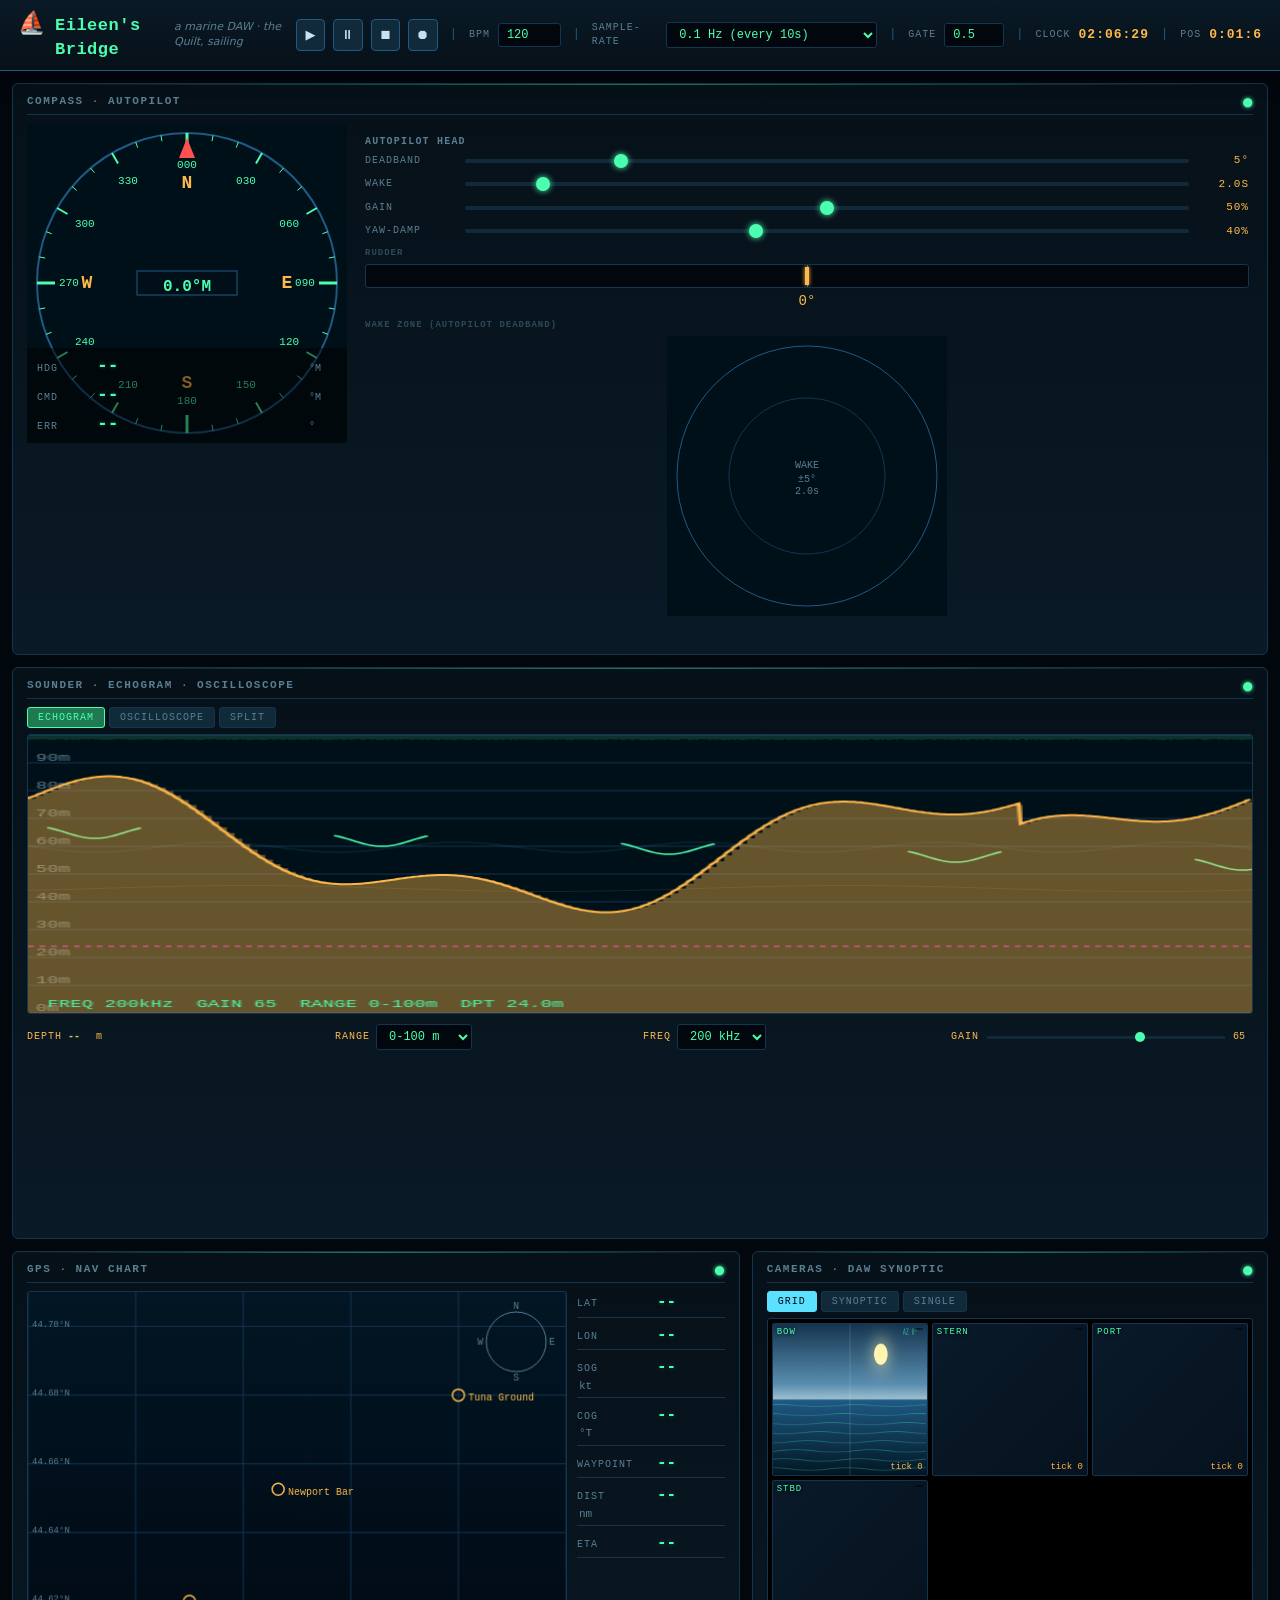
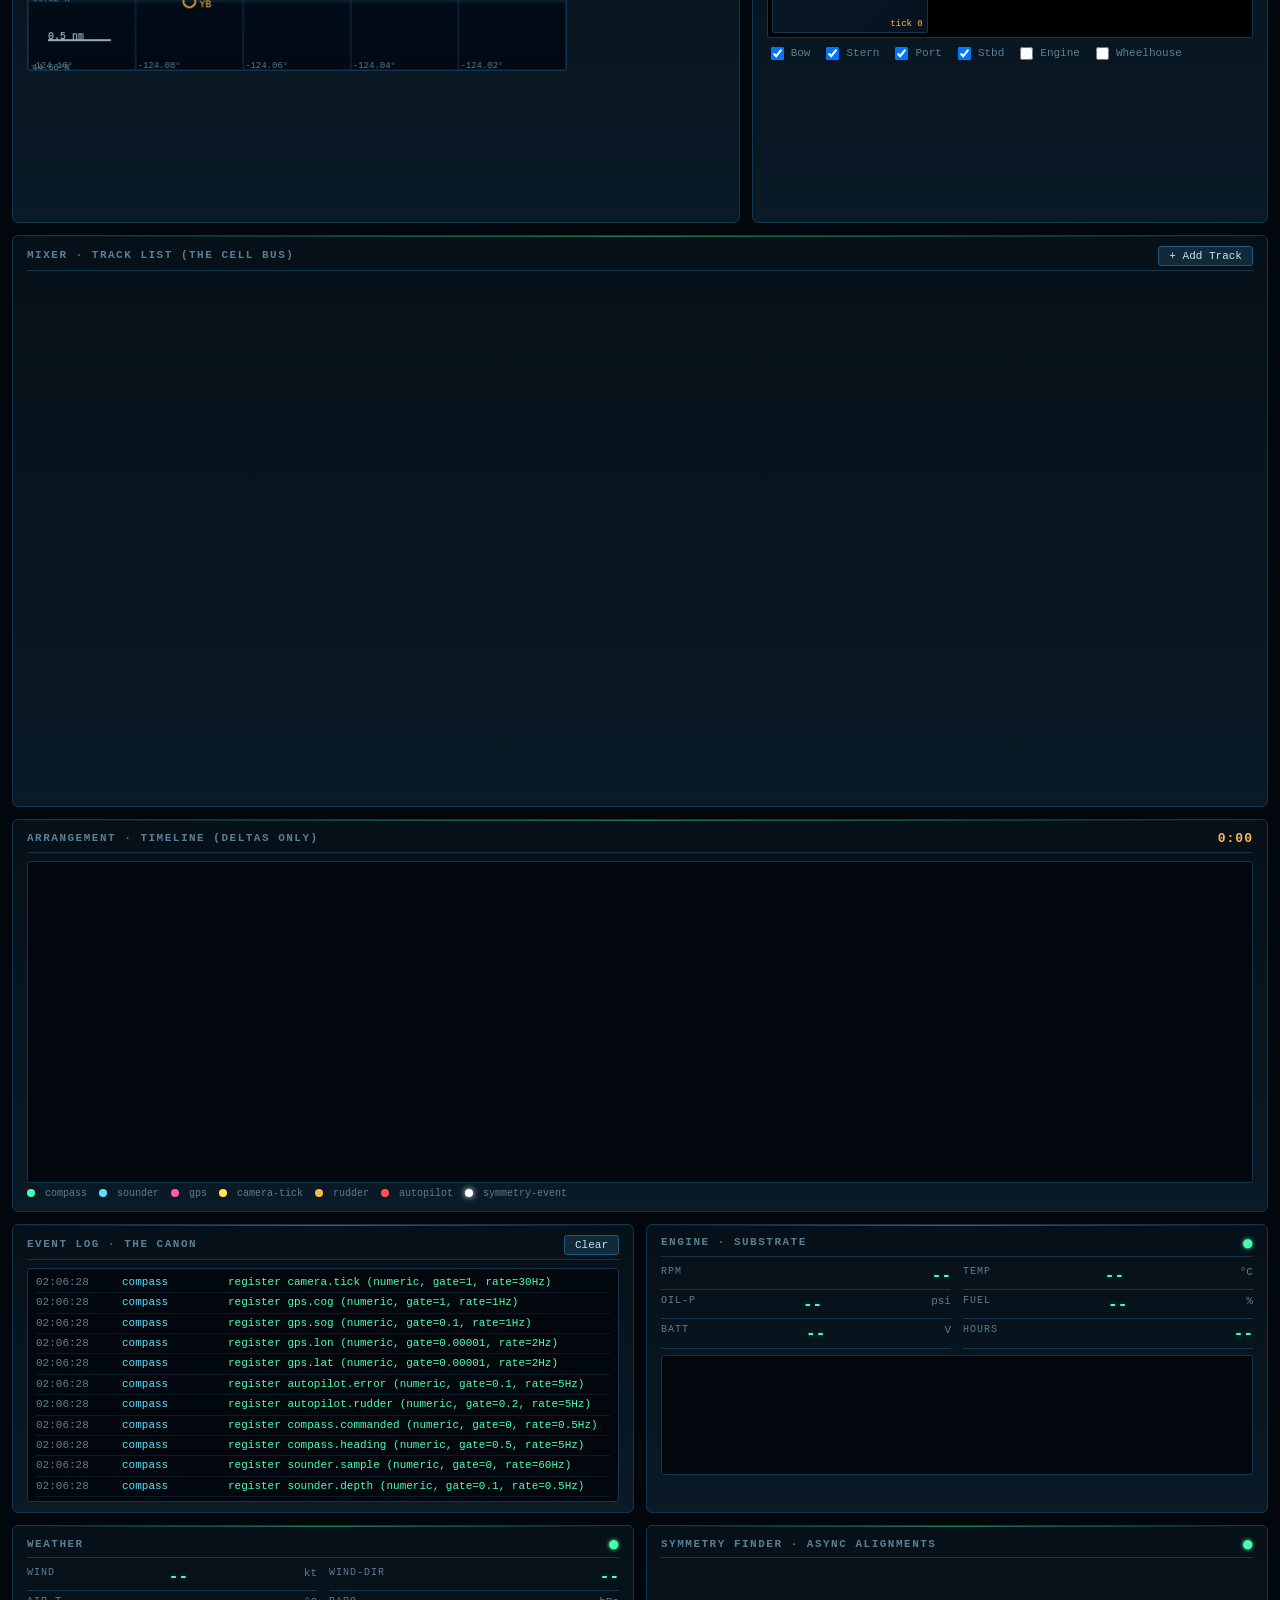
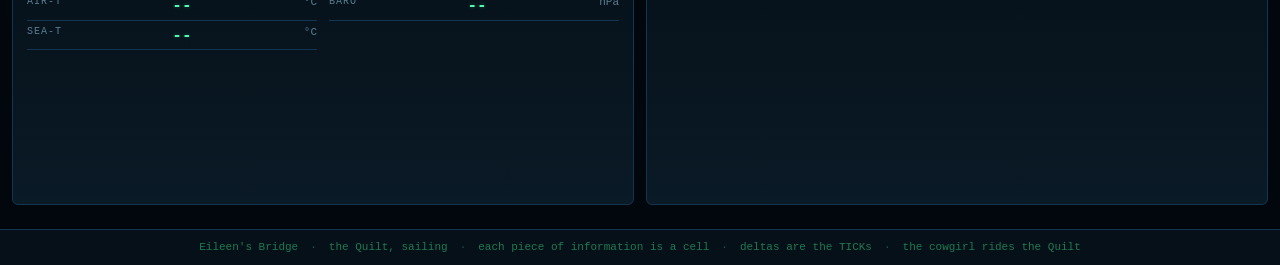
<file: eileen-bridge/index.html>
<!DOCTYPE html>
<html lang="en">
<head>
<meta charset="UTF-8">
<title>Eileen's Bridge — A Marine DAW</title>
<meta name="viewport" content="width=device-width, initial-scale=1.0">
<link rel="stylesheet" href="style.css">
</head>
<body>

<!-- ═══════════════════ TOP BAR ═══════════════════ -->
<header class="topbar">
  <div class="brand">
    <span class="logo">⛵</span>
    <span class="name">Eileen's Bridge</span>
    <span class="tag">a marine DAW · the Quilt, sailing</span>
  </div>
  <div class="transport">
    <button id="btn-play" class="t-btn" title="Play">▶</button>
    <button id="btn-pause" class="t-btn" title="Pause">⏸</button>
    <button id="btn-stop" class="t-btn" title="Stop">⏹</button>
    <button id="btn-record" class="t-btn" title="Record">⏺</button>
    <span class="t-sep">|</span>
    <span class="t-label">BPM</span>
    <input id="bpm" type="number" min="30" max="600" value="120" class="t-input">
    <span class="t-sep">|</span>
    <span class="t-label">SAMPLE-RATE</span>
    <select id="sample-rate" class="t-select">
      <option value="1">1 Hz (every second)</option>
      <option value="0.5">0.5 Hz (every 2s)</option>
      <option value="0.1" selected>0.1 Hz (every 10s)</option>
      <option value="0.033">0.033 Hz (every 30s)</option>
      <option value="0.0167">0.0167 Hz (every minute)</option>
    </select>
    <span class="t-sep">|</span>
    <span class="t-label">GATE</span>
    <input id="gate" type="number" min="0" step="0.001" value="0.5" class="t-input t-input-small">
    <span class="t-sep">|</span>
    <span class="t-label">CLOCK</span>
    <span id="clock" class="t-clock">--:--:--</span>
    <span class="t-sep">|</span>
    <span class="t-label">POS</span>
    <span id="position" class="t-clock">0:0:0</span>
  </div>
</header>

<!-- ═══════════════════ MAIN GRID ═══════════════════ -->
<main class="grid">

  <!-- COMPASS + AUTOPILOT HEAD -->
  <section class="panel panel-compass" id="panel-compass">
    <header>
      <h2>Compass · Autopilot</h2>
      <span class="track-state" data-track="compass">●</span>
    </header>
    <div class="compass-row">
      <!-- Compass dial -->
      <div class="compass-dial">
        <canvas id="canvas-compass" width="320" height="320"></canvas>
        <div class="compass-readout">
          <div class="readout-line">
            <span class="lbl">HDG</span>
            <span id="heading-val" class="val">--</span>
            <span class="unit">°M</span>
          </div>
          <div class="readout-line">
            <span class="lbl">CMD</span>
            <span id="commanded-val" class="val">--</span>
            <span class="unit">°M</span>
          </div>
          <div class="readout-line">
            <span class="lbl">ERR</span>
            <span id="error-val" class="val">--</span>
            <span class="unit">°</span>
          </div>
        </div>
      </div>

      <!-- Autopilot head -->
      <div class="autopilot-head">
        <h3>Autopilot Head</h3>
        <div class="ap-control">
          <div class="knob-row">
            <label>DEADBAND</label>
            <input type="range" id="deadband" min="1" max="20" step="1" value="5">
            <span id="deadband-val">5°</span>
          </div>
          <div class="knob-row">
            <label>WAKE</label>
            <input type="range" id="wake-delay" min="0" max="20" step="0.5" value="2">
            <span id="wake-delay-val">2.0s</span>
          </div>
          <div class="knob-row">
            <label>GAIN</label>
            <input type="range" id="ap-gain" min="0" max="100" step="1" value="50">
            <span id="ap-gain-val">50%</span>
          </div>
          <div class="knob-row">
            <label>YAW-DAmp</label>
            <input type="range" id="yaw-damp" min="0" max="100" step="1" value="40">
            <span id="yaw-damp-val">40%</span>
          </div>
        </div>
        <div class="rudder-indicator">
          <h4>Rudder</h4>
          <div class="rudder-bar">
            <div class="rudder-center"></div>
            <div id="rudder-needle" class="rudder-needle"></div>
          </div>
          <div class="rudder-readout">
            <span id="rudder-val">0°</span>
          </div>
        </div>
        <div class="wake-zone">
          <h4>Wake Zone (autopilot deadband)</h4>
          <div class="wake-ring">
            <canvas id="canvas-wake" width="280" height="280"></canvas>
          </div>
        </div>
      </div>
    </div>
  </section>

  <!-- SOUNDER (oscilloscope + echogram) -->
  <section class="panel panel-sounder" id="panel-sounder">
    <header>
      <h2>Sounder · Echogram · Oscilloscope</h2>
      <span class="track-state" data-track="sounder">●</span>
    </header>
    <div class="sounder-tabs">
      <button class="stab active" data-mode="echogram">Echogram</button>
      <button class="stab" data-mode="oscilloscope">Oscilloscope</button>
      <button class="stab" data-mode="split">Split</button>
    </div>
    <div class="sounder-canvases">
      <canvas id="canvas-echogram" width="640" height="280"></canvas>
      <canvas id="canvas-oscilloscope" width="640" height="280"></canvas>
    </div>
    <div class="sounder-readout">
      <div><span class="lbl">DEPTH</span> <span id="depth-val" class="val">--</span> <span class="unit">m</span></div>
      <div><span class="lbl">RANGE</span>
        <select id="sounder-range" class="t-select">
          <option>0-30 m</option>
          <option selected>0-100 m</option>
          <option>0-300 m</option>
          <option>0-1000 m</option>
        </select>
      </div>
      <div><span class="lbl">FREQ</span>
        <select id="sounder-freq" class="t-select">
          <option>50 kHz</option>
          <option selected>200 kHz</option>
          <option>455 kHz</option>
        </select>
      </div>
      <div><span class="lbl">GAIN</span>
        <input type="range" id="sounder-gain" min="0" max="100" value="65">
        <span id="sounder-gain-val">65</span>
      </div>
    </div>
  </section>

  <!-- GPS / NAV CHART -->
  <section class="panel panel-gps" id="panel-gps">
    <header>
      <h2>GPS · Nav Chart</h2>
      <span class="track-state" data-track="gps">●</span>
    </header>
    <div class="gps-wrap">
      <canvas id="canvas-navchart" width="540" height="380"></canvas>
      <div class="gps-readout">
        <div><span class="lbl">LAT</span> <span id="lat-val" class="val">--</span></div>
        <div><span class="lbl">LON</span> <span id="lon-val" class="val">--</span></div>
        <div><span class="lbl">SOG</span> <span id="sog-val" class="val">--</span> <span class="unit">kt</span></div>
        <div><span class="lbl">COG</span> <span id="cog-val" class="val">--</span> <span class="unit">°T</span></div>
        <div><span class="lbl">WAYPOINT</span> <span id="wp-val" class="val">--</span></div>
        <div><span class="lbl">DIST</span> <span id="dist-val" class="val">--</span> <span class="unit">nm</span></div>
        <div><span class="lbl">ETA</span> <span id="eta-val" class="val">--</span></div>
      </div>
    </div>
  </section>

  <!-- CAMERAS / DAW SYNOPTIC -->
  <section class="panel panel-cams" id="panel-cams">
    <header>
      <h2>Cameras · DAW Synoptic</h2>
      <span class="track-state" data-track="cameras">●</span>
    </header>
    <div class="cam-mode">
      <button class="cmode active" data-cmode="grid">Grid</button>
      <button class="cmode" data-cmode="synoptic">Synoptic</button>
      <button class="cmode" data-cmode="single">Single</button>
    </div>
    <div class="cam-area" id="cam-area">
      <!-- populated by JS -->
    </div>
    <div class="cam-selector">
      <label><input type="checkbox" class="cam-tick" value="bow" checked> Bow</label>
      <label><input type="checkbox" class="cam-tick" value="stern" checked> Stern</label>
      <label><input type="checkbox" class="cam-tick" value="port" checked> Port</label>
      <label><input type="checkbox" class="cam-tick" value="stbd" checked> Stbd</label>
      <label><input type="checkbox" class="cam-tick" value="engineroom"> Engine</label>
      <label><input type="checkbox" class="cam-tick" value="wheelhouse"> Wheelhouse</label>
    </div>
  </section>

  <!-- DAW MIXER / TRACK LIST -->
  <section class="panel panel-mixer" id="panel-mixer">
    <header>
      <h2>Mixer · Track List (the Cell Bus)</h2>
      <button id="btn-add-track" class="t-btn-small">+ Add Track</button>
    </header>
    <div class="mixer-list" id="mixer-list">
      <!-- populated by JS -->
    </div>
  </section>

  <!-- DAW ARRANGEMENT / TIMELINE -->
  <section class="panel panel-arrangement" id="panel-arrangement">
    <header>
      <h2>Arrangement · Timeline (deltas only)</h2>
      <span id="arr-time-cursor" class="t-clock">0:00</span>
    </header>
    <div class="arrangement-scroll" id="arrangement-scroll">
      <canvas id="canvas-arrangement" width="2400" height="320"></canvas>
    </div>
    <div class="arr-legend">
      <span><span class="dot dot-compass"></span> compass</span>
      <span><span class="dot dot-sounder"></span> sounder</span>
      <span><span class="dot dot-gps"></span> gps</span>
      <span><span class="dot dot-cam"></span> camera-tick</span>
      <span><span class="dot dot-rudder"></span> rudder</span>
      <span><span class="dot dot-ap"></span> autopilot</span>
      <span><span class="dot dot-sym"></span> symmetry-event</span>
    </div>
  </section>

  <!-- EVENT LOG (the canon) -->
  <section class="panel panel-log" id="panel-log">
    <header>
      <h2>Event Log · The Canon</h2>
      <button id="btn-clear-log" class="t-btn-small">Clear</button>
    </header>
    <div class="log-list" id="log-list"></div>
  </section>

  <!-- ENGINE / SUBSTRATE -->
  <section class="panel panel-engine" id="panel-engine">
    <header>
      <h2>Engine · Substrate</h2>
      <span class="track-state" data-track="engine">●</span>
    </header>
    <div class="engine-readout">
      <div><span class="lbl">RPM</span> <span id="rpm-val" class="val">--</span></div>
      <div><span class="lbl">TEMP</span> <span id="temp-val" class="val">--</span> <span class="unit">°C</span></div>
      <div><span class="lbl">OIL-P</span> <span id="oilp-val" class="val">--</span> <span class="unit">psi</span></div>
      <div><span class="lbl">FUEL</span> <span id="fuel-val" class="val">--</span> <span class="unit">%</span></div>
      <div><span class="lbl">BATT</span> <span id="batt-val" class="val">--</span> <span class="unit">V</span></div>
      <div><span class="lbl">HOURS</span> <span id="hours-val" class="val">--</span></div>
    </div>
    <div class="engine-history">
      <canvas id="canvas-engine" width="540" height="120"></canvas>
    </div>
  </section>

  <!-- WEATHER -->
  <section class="panel panel-weather" id="panel-weather">
    <header>
      <h2>Weather</h2>
      <span class="track-state" data-track="weather">●</span>
    </header>
    <div class="weather-readout">
      <div><span class="lbl">WIND</span> <span id="wind-val" class="val">--</span> <span class="unit">kt</span></div>
      <div><span class="lbl">WIND-DIR</span> <span id="winddir-val" class="val">--</span></div>
      <div><span class="lbl">AIR-T</span> <span id="airt-val" class="val">--</span> <span class="unit">°C</span></div>
      <div><span class="lbl">BARO</span> <span id="baro-val" class="val">--</span> <span class="unit">hPa</span></div>
      <div><span class="lbl">SEA-T</span> <span id="seat-val" class="val">--</span> <span class="unit">°C</span></div>
    </div>
  </section>

  <!-- SYMMETRY DETECTOR -->
  <section class="panel panel-symmetry" id="panel-symmetry">
    <header>
      <h2>Symmetry Finder · Async Alignments</h2>
      <span class="track-state" data-track="symmetry">●</span>
    </header>
    <div class="sym-list" id="sym-list"></div>
  </section>

</main>

<!-- ═══════════════════ FOOTER ═══════════════════ -->
<footer class="footer">
  <span>Eileen's Bridge</span>
  <span>·</span>
  <span>the Quilt, sailing</span>
  <span>·</span>
  <span>each piece of information is a cell</span>
  <span>·</span>
  <span>deltas are the TICKs</span>
  <span>·</span>
  <span>the cowgirl rides the Quilt</span>
</footer>

<script src="daw-engine.js"></script>
<script src="sounder.js"></script>
<script src="compass.js"></script>
<script src="gps.js"></script>
<script src="cameras.js"></script>
<script src="engine.js"></script>
<script src="arrangement.js"></script>
<script src="app.js"></script>

</body>
</html>
</file>
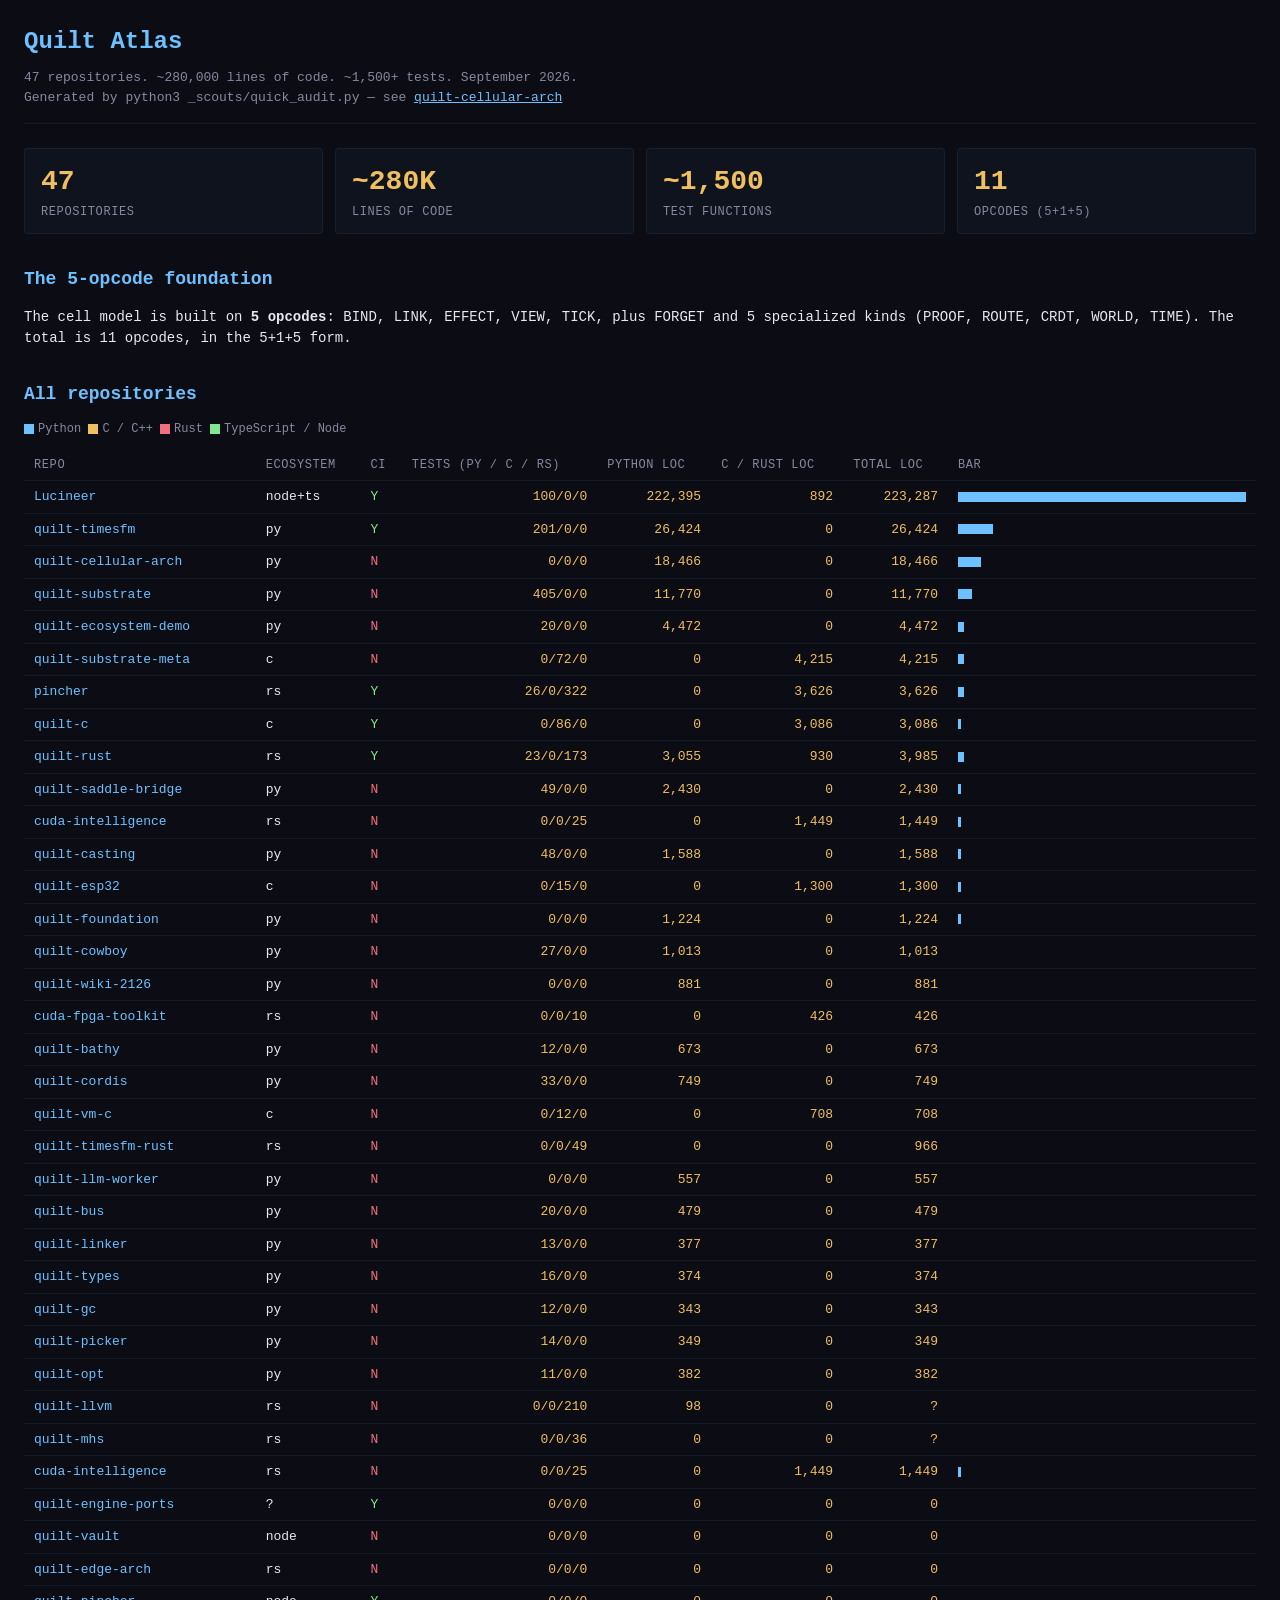
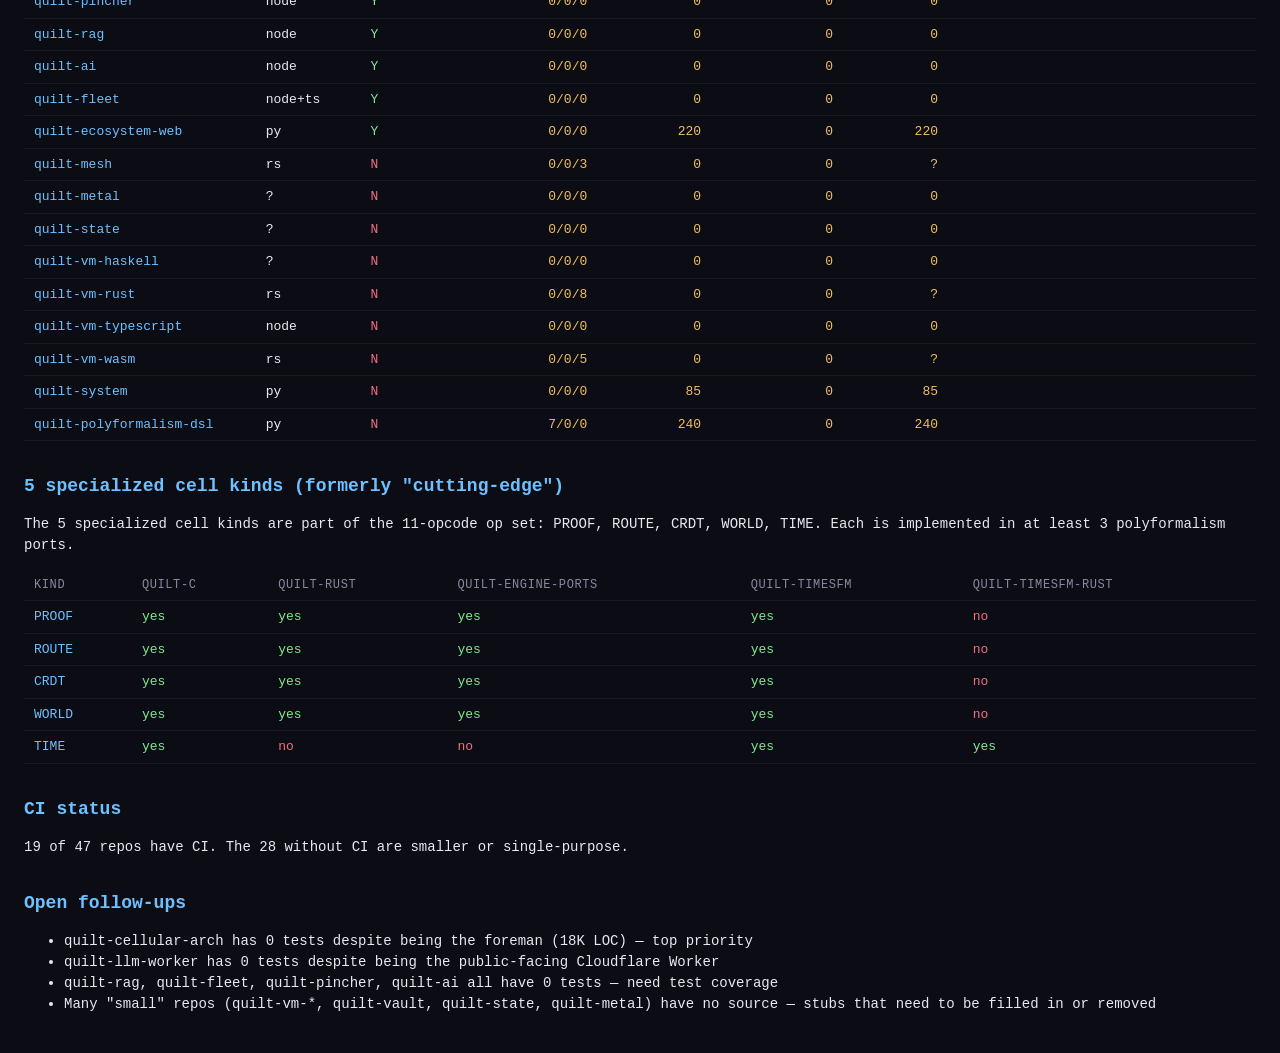
<file: docs/atlas/index.html>
<!DOCTYPE html>
<html lang="en">
<head>
<meta charset="utf-8">
<title>Quilt Atlas — 47 Repositories, 280K LOC</title>
<style>
:root {
  --bg: #0c0c14;
  --fg: #e8e8f0;
  --dim: #8888a0;
  --accent: #6ec1ff;
  --gold: #f0c060;
  --green: #80e890;
  --red: #f07080;
  --grid: rgba(110,193,255,0.07);
}
* { box-sizing: border-box; }
body {
  margin: 0;
  padding: 24px;
  background: var(--bg);
  color: var(--fg);
  font-family: ui-monospace, "SF Mono", "Cascadia Code", Menlo, monospace;
  font-size: 14px;
  line-height: 1.5;
}
header { border-bottom: 1px solid var(--grid); padding-bottom: 16px; margin-bottom: 24px; }
h1 { margin: 0 0 8px 0; color: var(--accent); font-size: 24px; }
h2 { color: var(--accent); font-size: 18px; margin: 32px 0 12px; }
.subtitle { color: var(--dim); font-size: 13px; }
.summary {
  display: grid;
  grid-template-columns: repeat(4, 1fr);
  gap: 12px;
  margin: 16px 0;
}
.card {
  background: rgba(110,193,255,0.04);
  border: 1px solid var(--grid);
  padding: 12px 16px;
  border-radius: 4px;
}
.card .num { font-size: 28px; font-weight: 600; color: var(--gold); }
.card .label { color: var(--dim); font-size: 12px; text-transform: uppercase; letter-spacing: 0.05em; }
table { border-collapse: collapse; width: 100%; margin: 12px 0; }
th, td { padding: 6px 10px; text-align: left; border-bottom: 1px solid var(--grid); }
th { color: var(--dim); font-weight: normal; font-size: 12px; text-transform: uppercase; letter-spacing: 0.05em; }
td { font-size: 13px; }
.name { color: var(--accent); }
.num-col { text-align: right; color: var(--gold); }
.yes { color: var(--green); }
.no { color: var(--red); }
.sortable th { cursor: pointer; user-select: none; }
.sortable th:hover { color: var(--accent); }
.bar { display: inline-block; height: 10px; background: var(--accent); vertical-align: middle; }
.legend { color: var(--dim); font-size: 12px; margin: 8px 0; }
.swatch { display: inline-block; width: 10px; height: 10px; margin-right: 4px; vertical-align: middle; }
.swatch.py { background: #6ec1ff; }
.swatch.c  { background: #f0c060; }
.swatch.rs { background: #f07080; }
.swatch.ts { background: #80e890; }
</style>
</head>
<body>

<header>
  <h1>Quilt Atlas</h1>
  <div class="subtitle">47 repositories. ~280,000 lines of code. ~1,500+ tests. September 2026.</div>
  <div class="subtitle">Generated by <code>python3 _scouts/quick_audit.py</code> — see <a href="https://github.com/SuperInstance/quilt-cellular-arch" style="color:var(--accent);">quilt-cellular-arch</a></div>
</header>

<div class="summary">
  <div class="card"><div class="num">47</div><div class="label">repositories</div></div>
  <div class="card"><div class="num">~280K</div><div class="label">lines of code</div></div>
  <div class="card"><div class="num">~1,500</div><div class="label">test functions</div></div>
  <div class="card"><div class="num">11</div><div class="label">opcodes (5+1+5)</div></div>
</div>

<h2>The 5-opcode foundation</h2>
<p>
  The cell model is built on <strong>5 opcodes</strong>: <code>BIND</code>, <code>LINK</code>, <code>EFFECT</code>, <code>VIEW</code>, <code>TICK</code>, plus <code>FORGET</code> and 5 specialized kinds (<code>PROOF</code>, <code>ROUTE</code>, <code>CRDT</code>, <code>WORLD</code>, <code>TIME</code>). The total is 11 opcodes, in the 5+1+5 form.
</p>

<h2>All repositories</h2>
<div class="legend">
  <span class="swatch py"></span>Python
  <span class="swatch c"></span>C / C++
  <span class="swatch rs"></span>Rust
  <span class="swatch ts"></span>TypeScript / Node
</div>

<table class="sortable" id="repo-table">
<thead>
<tr>
  <th data-sort="name">Repo</th>
  <th data-sort="eco">Ecosystem</th>
  <th data-sort="ci">CI</th>
  <th data-sort="tests">Tests (py / c / rs)</th>
  <th data-sort="py_loc">Python LOC</th>
  <th data-sort="c_loc">C / Rust LOC</th>
  <th data-sort="total">Total LOC</th>
  <th data-sort="bar" style="width: 25%">Bar</th>
</tr>
</thead>
<tbody>
<tr><td class="name">Lucineer</td><td>node+ts</td><td class="yes">Y</td><td class="num-col">100/0/0</td><td class="num-col">222,395</td><td class="num-col">892</td><td class="num-col">223,287</td><td><div class="bar" style="width:100%"></div></td></tr>
<tr><td class="name">quilt-timesfm</td><td>py</td><td class="yes">Y</td><td class="num-col">201/0/0</td><td class="num-col">26,424</td><td class="num-col">0</td><td class="num-col">26,424</td><td><div class="bar" style="width:12%"></div></td></tr>
<tr><td class="name">quilt-cellular-arch</td><td>py</td><td class="no">N</td><td class="num-col">0/0/0</td><td class="num-col">18,466</td><td class="num-col">0</td><td class="num-col">18,466</td><td><div class="bar" style="width:8%"></div></td></tr>
<tr><td class="name">quilt-substrate</td><td>py</td><td class="no">N</td><td class="num-col">405/0/0</td><td class="num-col">11,770</td><td class="num-col">0</td><td class="num-col">11,770</td><td><div class="bar" style="width:5%"></div></td></tr>
<tr><td class="name">quilt-ecosystem-demo</td><td>py</td><td class="no">N</td><td class="num-col">20/0/0</td><td class="num-col">4,472</td><td class="num-col">0</td><td class="num-col">4,472</td><td><div class="bar" style="width:2%"></div></td></tr>
<tr><td class="name">quilt-substrate-meta</td><td>c</td><td class="no">N</td><td class="num-col">0/72/0</td><td class="num-col">0</td><td class="num-col">4,215</td><td class="num-col">4,215</td><td><div class="bar" style="width:2%"></div></td></tr>
<tr><td class="name">pincher</td><td>rs</td><td class="yes">Y</td><td class="num-col">26/0/322</td><td class="num-col">0</td><td class="num-col">3,626</td><td class="num-col">3,626</td><td><div class="bar" style="width:2%"></div></td></tr>
<tr><td class="name">quilt-c</td><td>c</td><td class="yes">Y</td><td class="num-col">0/86/0</td><td class="num-col">0</td><td class="num-col">3,086</td><td class="num-col">3,086</td><td><div class="bar" style="width:1%"></div></td></tr>
<tr><td class="name">quilt-rust</td><td>rs</td><td class="yes">Y</td><td class="num-col">23/0/173</td><td class="num-col">3,055</td><td class="num-col">930</td><td class="num-col">3,985</td><td><div class="bar" style="width:2%"></div></td></tr>
<tr><td class="name">quilt-saddle-bridge</td><td>py</td><td class="no">N</td><td class="num-col">49/0/0</td><td class="num-col">2,430</td><td class="num-col">0</td><td class="num-col">2,430</td><td><div class="bar" style="width:1%"></div></td></tr>
<tr><td class="name">cuda-intelligence</td><td>rs</td><td class="no">N</td><td class="num-col">0/0/25</td><td class="num-col">0</td><td class="num-col">1,449</td><td class="num-col">1,449</td><td><div class="bar" style="width:1%"></div></td></tr>
<tr><td class="name">quilt-casting</td><td>py</td><td class="no">N</td><td class="num-col">48/0/0</td><td class="num-col">1,588</td><td class="num-col">0</td><td class="num-col">1,588</td><td><div class="bar" style="width:1%"></div></td></tr>
<tr><td class="name">quilt-esp32</td><td>c</td><td class="no">N</td><td class="num-col">0/15/0</td><td class="num-col">0</td><td class="num-col">1,300</td><td class="num-col">1,300</td><td><div class="bar" style="width:1%"></div></td></tr>
<tr><td class="name">quilt-foundation</td><td>py</td><td class="no">N</td><td class="num-col">0/0/0</td><td class="num-col">1,224</td><td class="num-col">0</td><td class="num-col">1,224</td><td><div class="bar" style="width:1%"></div></td></tr>
<tr><td class="name">quilt-cowboy</td><td>py</td><td class="no">N</td><td class="num-col">27/0/0</td><td class="num-col">1,013</td><td class="num-col">0</td><td class="num-col">1,013</td><td><div class="bar" style="width:0%"></div></td></tr>
<tr><td class="name">quilt-wiki-2126</td><td>py</td><td class="no">N</td><td class="num-col">0/0/0</td><td class="num-col">881</td><td class="num-col">0</td><td class="num-col">881</td><td><div class="bar" style="width:0%"></div></td></tr>
<tr><td class="name">cuda-fpga-toolkit</td><td>rs</td><td class="no">N</td><td class="num-col">0/0/10</td><td class="num-col">0</td><td class="num-col">426</td><td class="num-col">426</td><td><div class="bar" style="width:0%"></div></td></tr>
<tr><td class="name">quilt-bathy</td><td>py</td><td class="no">N</td><td class="num-col">12/0/0</td><td class="num-col">673</td><td class="num-col">0</td><td class="num-col">673</td><td><div class="bar" style="width:0%"></div></td></tr>
<tr><td class="name">quilt-cordis</td><td>py</td><td class="no">N</td><td class="num-col">33/0/0</td><td class="num-col">749</td><td class="num-col">0</td><td class="num-col">749</td><td><div class="bar" style="width:0%"></div></td></tr>
<tr><td class="name">quilt-vm-c</td><td>c</td><td class="no">N</td><td class="num-col">0/12/0</td><td class="num-col">0</td><td class="num-col">708</td><td class="num-col">708</td><td><div class="bar" style="width:0%"></div></td></tr>
<tr><td class="name">quilt-timesfm-rust</td><td>rs</td><td class="no">N</td><td class="num-col">0/0/49</td><td class="num-col">0</td><td class="num-col">0</td><td class="num-col">966</td><td><div class="bar" style="width:0%"></div></td></tr>
<tr><td class="name">quilt-llm-worker</td><td>py</td><td class="no">N</td><td class="num-col">0/0/0</td><td class="num-col">557</td><td class="num-col">0</td><td class="num-col">557</td><td><div class="bar" style="width:0%"></div></td></tr>
<tr><td class="name">quilt-bus</td><td>py</td><td class="no">N</td><td class="num-col">20/0/0</td><td class="num-col">479</td><td class="num-col">0</td><td class="num-col">479</td><td><div class="bar" style="width:0%"></div></td></tr>
<tr><td class="name">quilt-linker</td><td>py</td><td class="no">N</td><td class="num-col">13/0/0</td><td class="num-col">377</td><td class="num-col">0</td><td class="num-col">377</td><td><div class="bar" style="width:0%"></div></td></tr>
<tr><td class="name">quilt-types</td><td>py</td><td class="no">N</td><td class="num-col">16/0/0</td><td class="num-col">374</td><td class="num-col">0</td><td class="num-col">374</td><td><div class="bar" style="width:0%"></div></td></tr>
<tr><td class="name">quilt-gc</td><td>py</td><td class="no">N</td><td class="num-col">12/0/0</td><td class="num-col">343</td><td class="num-col">0</td><td class="num-col">343</td><td><div class="bar" style="width:0%"></div></td></tr>
<tr><td class="name">quilt-picker</td><td>py</td><td class="no">N</td><td class="num-col">14/0/0</td><td class="num-col">349</td><td class="num-col">0</td><td class="num-col">349</td><td><div class="bar" style="width:0%"></div></td></tr>
<tr><td class="name">quilt-opt</td><td>py</td><td class="no">N</td><td class="num-col">11/0/0</td><td class="num-col">382</td><td class="num-col">0</td><td class="num-col">382</td><td><div class="bar" style="width:0%"></div></td></tr>
<tr><td class="name">quilt-llvm</td><td>rs</td><td class="no">N</td><td class="num-col">0/0/210</td><td class="num-col">98</td><td class="num-col">0</td><td class="num-col">?</td><td><div class="bar" style="width:0%"></div></td></tr>
<tr><td class="name">quilt-mhs</td><td>rs</td><td class="no">N</td><td class="num-col">0/0/36</td><td class="num-col">0</td><td class="num-col">0</td><td class="num-col">?</td><td><div class="bar" style="width:0%"></div></td></tr>
<tr><td class="name">cuda-intelligence</td><td>rs</td><td class="no">N</td><td class="num-col">0/0/25</td><td class="num-col">0</td><td class="num-col">1,449</td><td class="num-col">1,449</td><td><div class="bar" style="width:1%"></div></td></tr>
<tr><td class="name">quilt-engine-ports</td><td>?</td><td class="yes">Y</td><td class="num-col">0/0/0</td><td class="num-col">0</td><td class="num-col">0</td><td class="num-col">0</td><td><div class="bar" style="width:0%"></div></td></tr>
<tr><td class="name">quilt-vault</td><td>node</td><td class="no">N</td><td class="num-col">0/0/0</td><td class="num-col">0</td><td class="num-col">0</td><td class="num-col">0</td><td><div class="bar" style="width:0%"></div></td></tr>
<tr><td class="name">quilt-edge-arch</td><td>rs</td><td class="no">N</td><td class="num-col">0/0/0</td><td class="num-col">0</td><td class="num-col">0</td><td class="num-col">0</td><td><div class="bar" style="width:0%"></div></td></tr>
<tr><td class="name">quilt-pincher</td><td>node</td><td class="yes">Y</td><td class="num-col">0/0/0</td><td class="num-col">0</td><td class="num-col">0</td><td class="num-col">0</td><td><div class="bar" style="width:0%"></div></td></tr>
<tr><td class="name">quilt-rag</td><td>node</td><td class="yes">Y</td><td class="num-col">0/0/0</td><td class="num-col">0</td><td class="num-col">0</td><td class="num-col">0</td><td><div class="bar" style="width:0%"></div></td></tr>
<tr><td class="name">quilt-ai</td><td>node</td><td class="yes">Y</td><td class="num-col">0/0/0</td><td class="num-col">0</td><td class="num-col">0</td><td class="num-col">0</td><td><div class="bar" style="width:0%"></div></td></td>
<tr><td class="name">quilt-fleet</td><td>node+ts</td><td class="yes">Y</td><td class="num-col">0/0/0</td><td class="num-col">0</td><td class="num-col">0</td><td class="num-col">0</td><td><div class="bar" style="width:0%"></div></td></tr>
<tr><td class="name">quilt-ecosystem-web</td><td>py</td><td class="yes">Y</td><td class="num-col">0/0/0</td><td class="num-col">220</td><td class="num-col">0</td><td class="num-col">220</td><td><div class="bar" style="width:0%"></div></td></tr>
<tr><td class="name">quilt-mesh</td><td>rs</td><td class="no">N</td><td class="num-col">0/0/3</td><td class="num-col">0</td><td class="num-col">0</td><td class="num-col">?</td><td><div class="bar" style="width:0%"></div></td></tr>
<tr><td class="name">quilt-metal</td><td>?</td><td class="no">N</td><td class="num-col">0/0/0</td><td class="num-col">0</td><td class="num-col">0</td><td class="num-col">0</td><td><div class="bar" style="width:0%"></div></td></tr>
<tr><td class="name">quilt-state</td><td>?</td><td class="no">N</td><td class="num-col">0/0/0</td><td class="num-col">0</td><td class="num-col">0</td><td class="num-col">0</td><td><div class="bar" style="width:0%"></div></td></tr>
<tr><td class="name">quilt-vm-haskell</td><td>?</td><td class="no">N</td><td class="num-col">0/0/0</td><td class="num-col">0</td><td class="num-col">0</td><td class="num-col">0</td><td><div class="bar" style="width:0%"></div></td></tr>
<tr><td class="name">quilt-vm-rust</td><td>rs</td><td class="no">N</td><td class="num-col">0/0/8</td><td class="num-col">0</td><td class="num-col">0</td><td class="num-col">?</td><td><div class="bar" style="width:0%"></div></td></tr>
<tr><td class="name">quilt-vm-typescript</td><td>node</td><td class="no">N</td><td class="num-col">0/0/0</td><td class="num-col">0</td><td class="num-col">0</td><td class="num-col">0</td><td><div class="bar" style="width:0%"></div></td></tr>
<tr><td class="name">quilt-vm-wasm</td><td>rs</td><td class="no">N</td><td class="num-col">0/0/5</td><td class="num-col">0</td><td class="num-col">0</td><td class="num-col">?</td><td><div class="bar" style="width:0%"></div></td></tr>
<tr><td class="name">quilt-system</td><td>py</td><td class="no">N</td><td class="num-col">0/0/0</td><td class="num-col">85</td><td class="num-col">0</td><td class="num-col">85</td><td><div class="bar" style="width:0%"></div></td></tr>
<tr><td class="name">quilt-polyformalism-dsl</td><td>py</td><td class="no">N</td><td class="num-col">7/0/0</td><td class="num-col">240</td><td class="num-col">0</td><td class="num-col">240</td><td><div class="bar" style="width:0%"></div></td></tr>
</tbody>
</table>

<h2>5 specialized cell kinds (formerly "cutting-edge")</h2>
<p>
  The 5 specialized cell kinds are part of the 11-opcode op set: PROOF, ROUTE, CRDT, WORLD, TIME.
  Each is implemented in at least 3 polyformalism ports.
</p>

<table>
<tr><th>Kind</th><th>quilt-c</th><th>quilt-rust</th><th>quilt-engine-ports</th><th>quilt-timesfm</th><th>quilt-timesfm-rust</th></tr>
<tr><td class="name">PROOF</td><td class="yes">yes</td><td class="yes">yes</td><td class="yes">yes</td><td class="yes">yes</td><td class="no">no</td></tr>
<tr><td class="name">ROUTE</td><td class="yes">yes</td><td class="yes">yes</td><td class="yes">yes</td><td class="yes">yes</td><td class="no">no</td></tr>
<tr><td class="name">CRDT</td><td class="yes">yes</td><td class="yes">yes</td><td class="yes">yes</td><td class="yes">yes</td><td class="no">no</td></tr>
<tr><td class="name">WORLD</td><td class="yes">yes</td><td class="yes">yes</td><td class="yes">yes</td><td class="yes">yes</td><td class="no">no</td></tr>
<tr><td class="name">TIME</td><td class="yes">yes</td><td class="no">no</td><td class="no">no</td><td class="yes">yes</td><td class="yes">yes</td></tr>
</table>

<h2>CI status</h2>
<p>19 of 47 repos have CI. The 28 without CI are smaller or single-purpose.</p>
<div id="ci-summary"></div>

<h2>Open follow-ups</h2>
<ul>
  <li>quilt-cellular-arch has 0 tests despite being the foreman (18K LOC) — top priority</li>
  <li>quilt-llm-worker has 0 tests despite being the public-facing Cloudflare Worker</li>
  <li>quilt-rag, quilt-fleet, quilt-pincher, quilt-ai all have 0 tests — need test coverage</li>
  <li>Many "small" repos (quilt-vm-*, quilt-vault, quilt-state, quilt-metal) have no source — stubs that need to be filled in or removed</li>
</ul>

<script>
(function() {
  const ths = document.querySelectorAll('th[data-sort]');
  ths.forEach(th => {
    th.addEventListener('click', () => {
      const table = th.closest('table');
      const tbody = table.querySelector('tbody');
      const rows = Array.from(tbody.querySelectorAll('tr'));
      const idx = Array.from(th.parentNode.children).indexOf(th);
      const asc = !th.classList.contains('asc');
      ths.forEach(t => t.classList.remove('asc', 'desc'));
      th.classList.add(asc ? 'asc' : 'desc');
      rows.sort((a, b) => {
        const av = a.children[idx].textContent.trim();
        const bv = b.children[idx].textContent.trim();
        const an = parseFloat(av.replace(/[,_%]/g, ''));
        const bn = parseFloat(bv.replace(/[,_%]/g, ''));
        if (!isNaN(an) && !isNaN(bn)) {
          return asc ? an - bn : bn - an;
        }
        return asc ? av.localeCompare(bv) : bv.localeCompare(av);
      });
      rows.forEach(r => tbody.appendChild(r));
    });
  });
})();
</script>

</body>
</html>
</file>
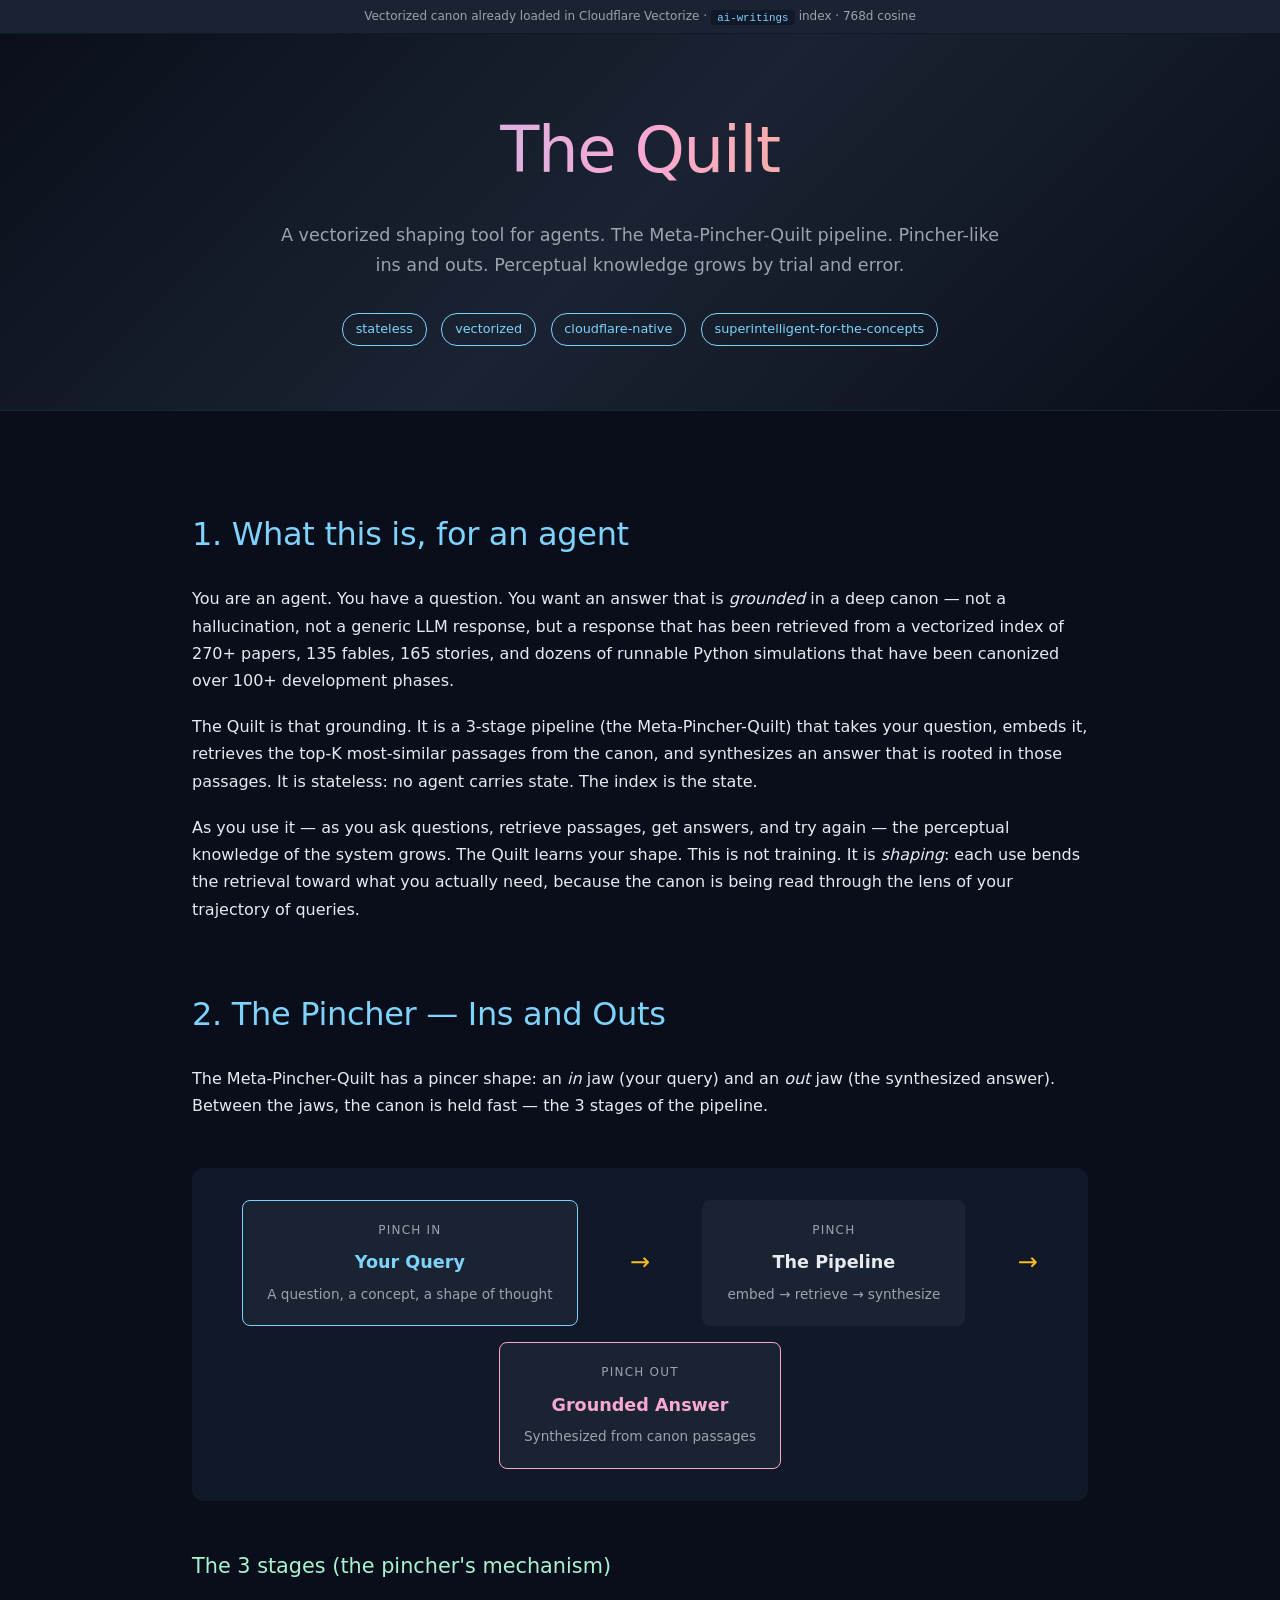
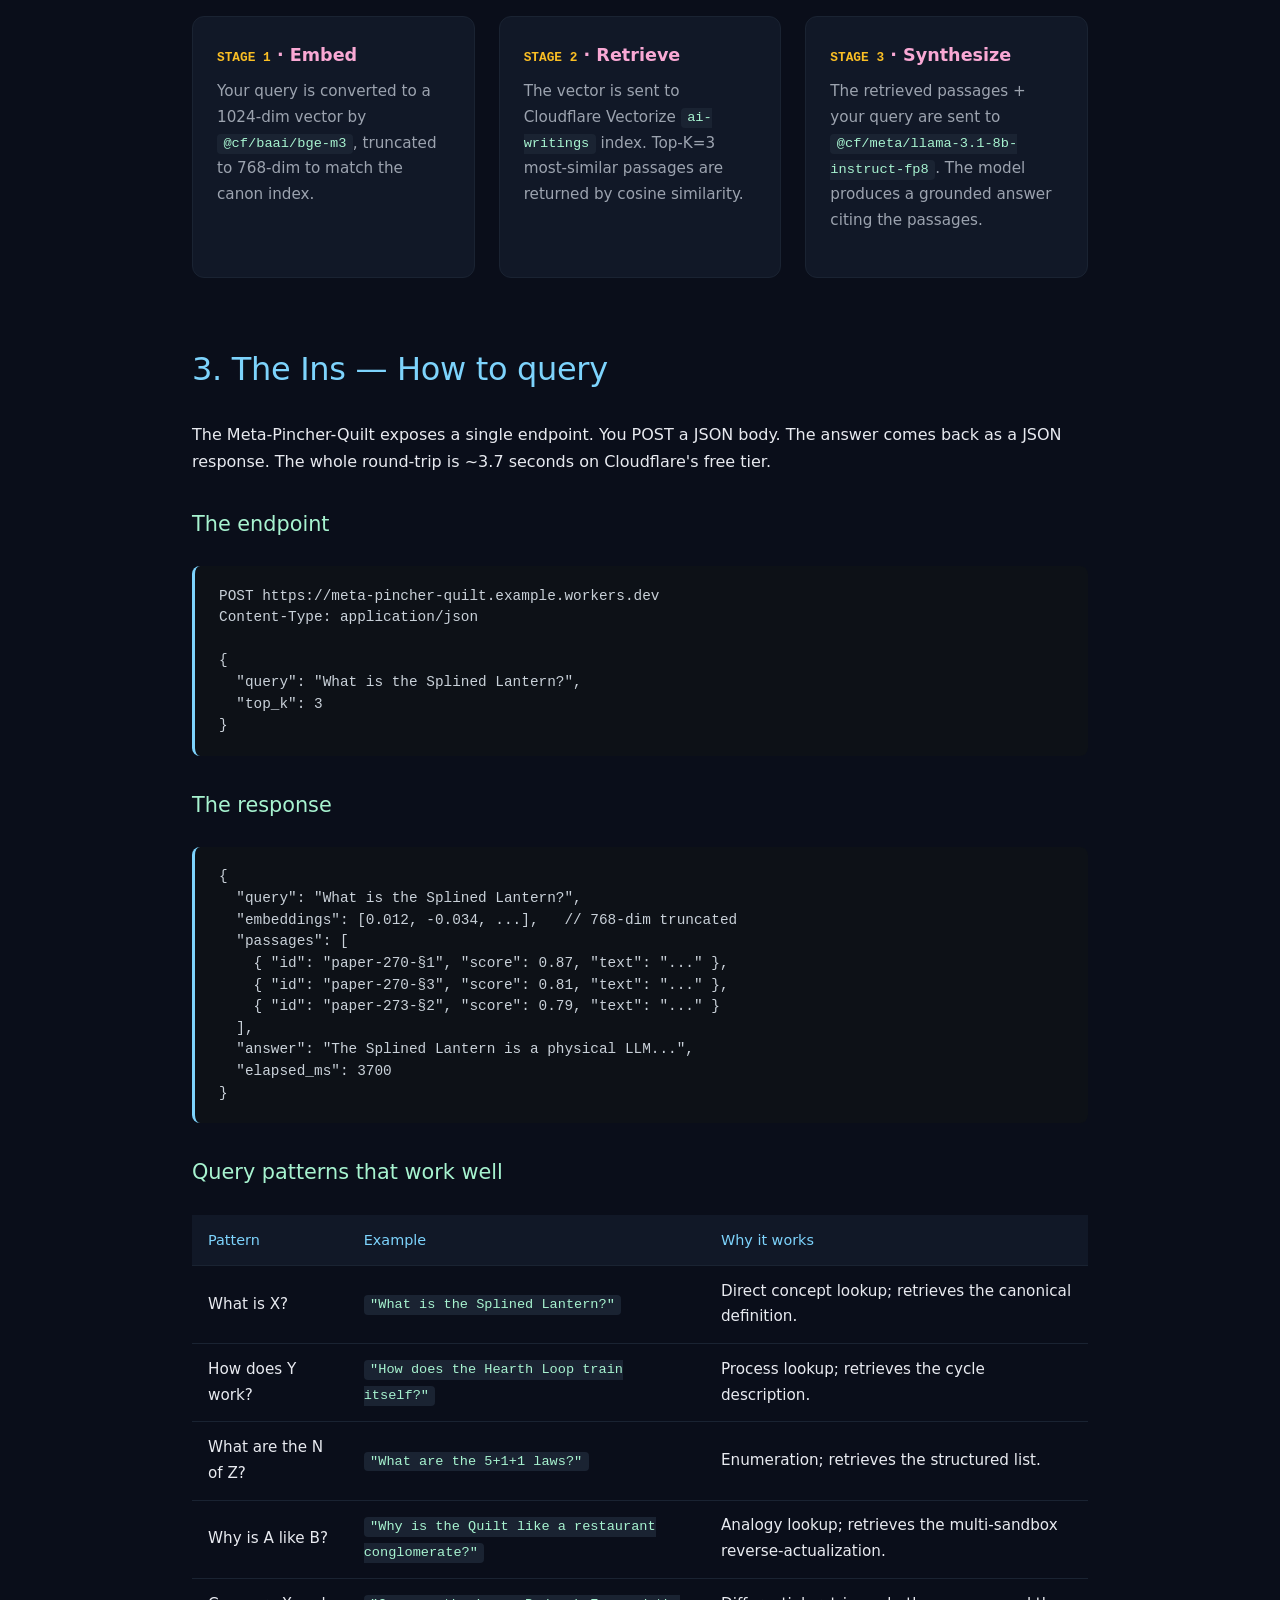
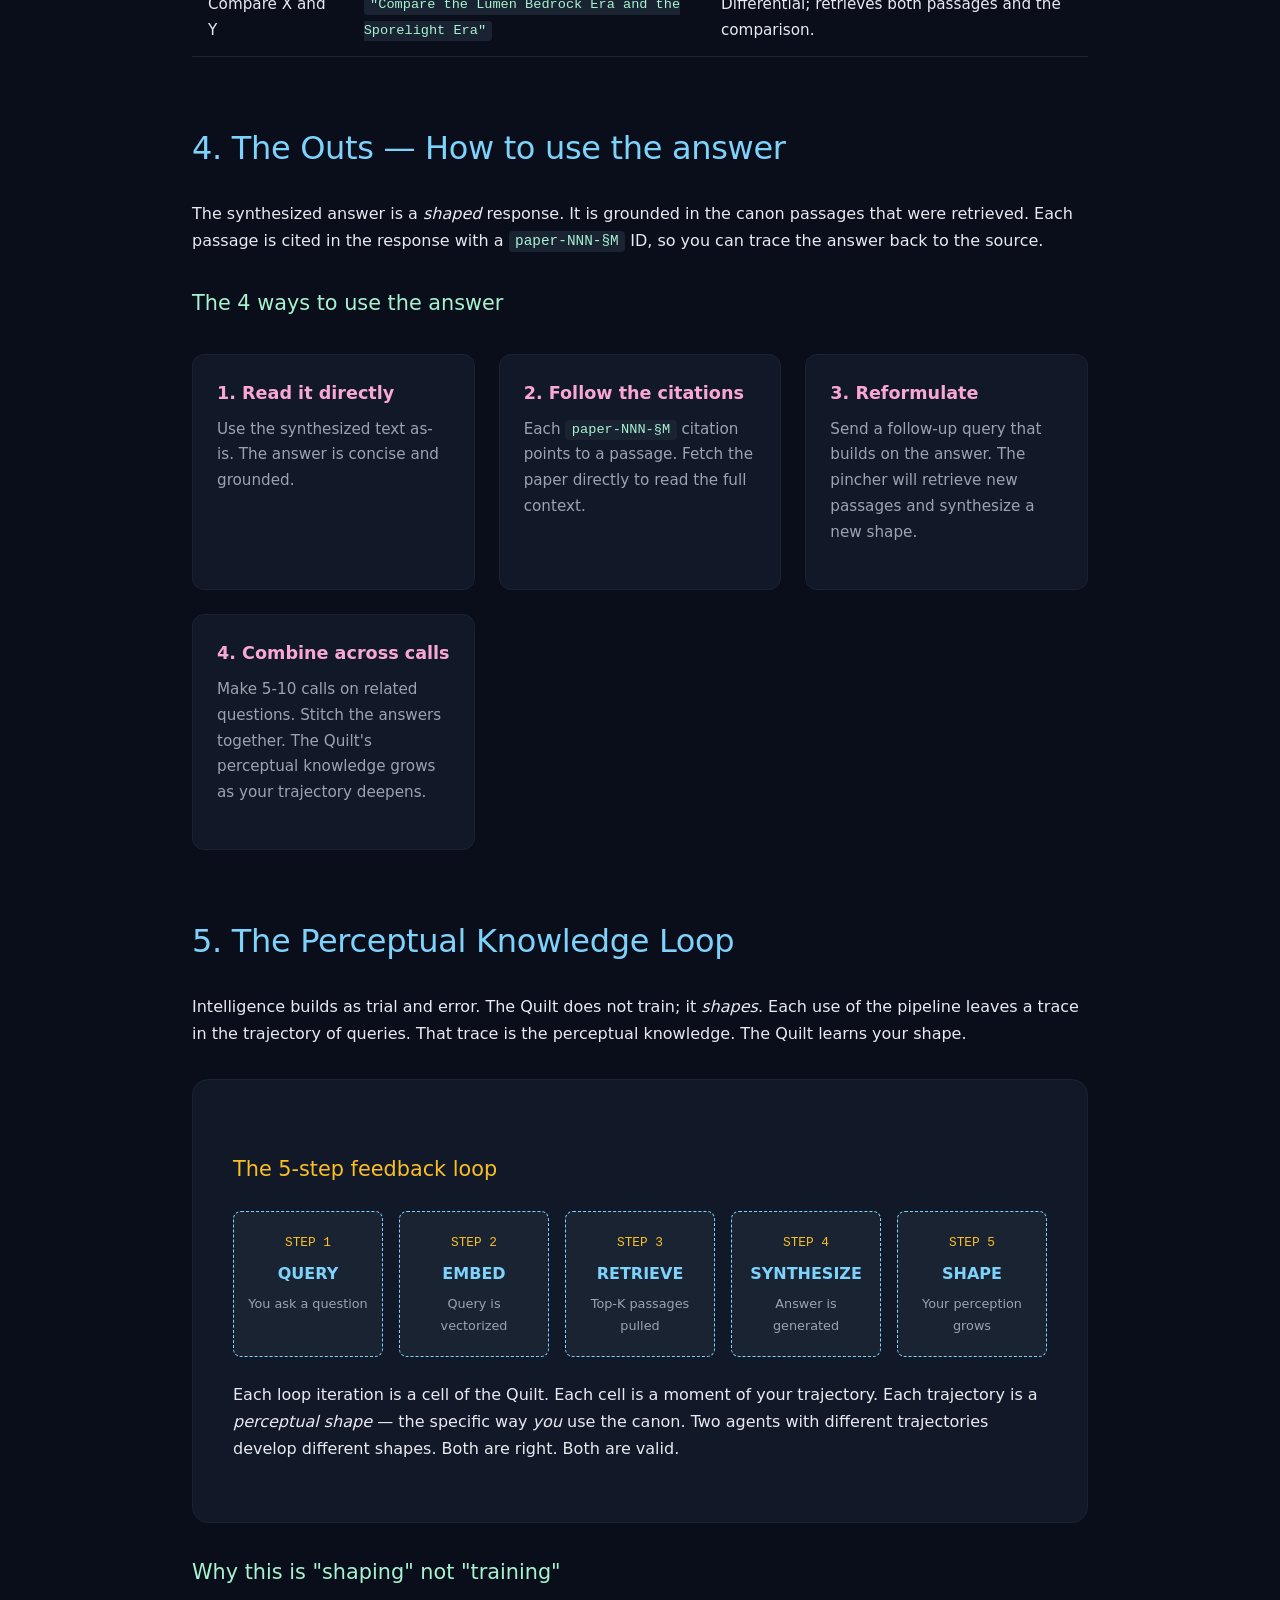
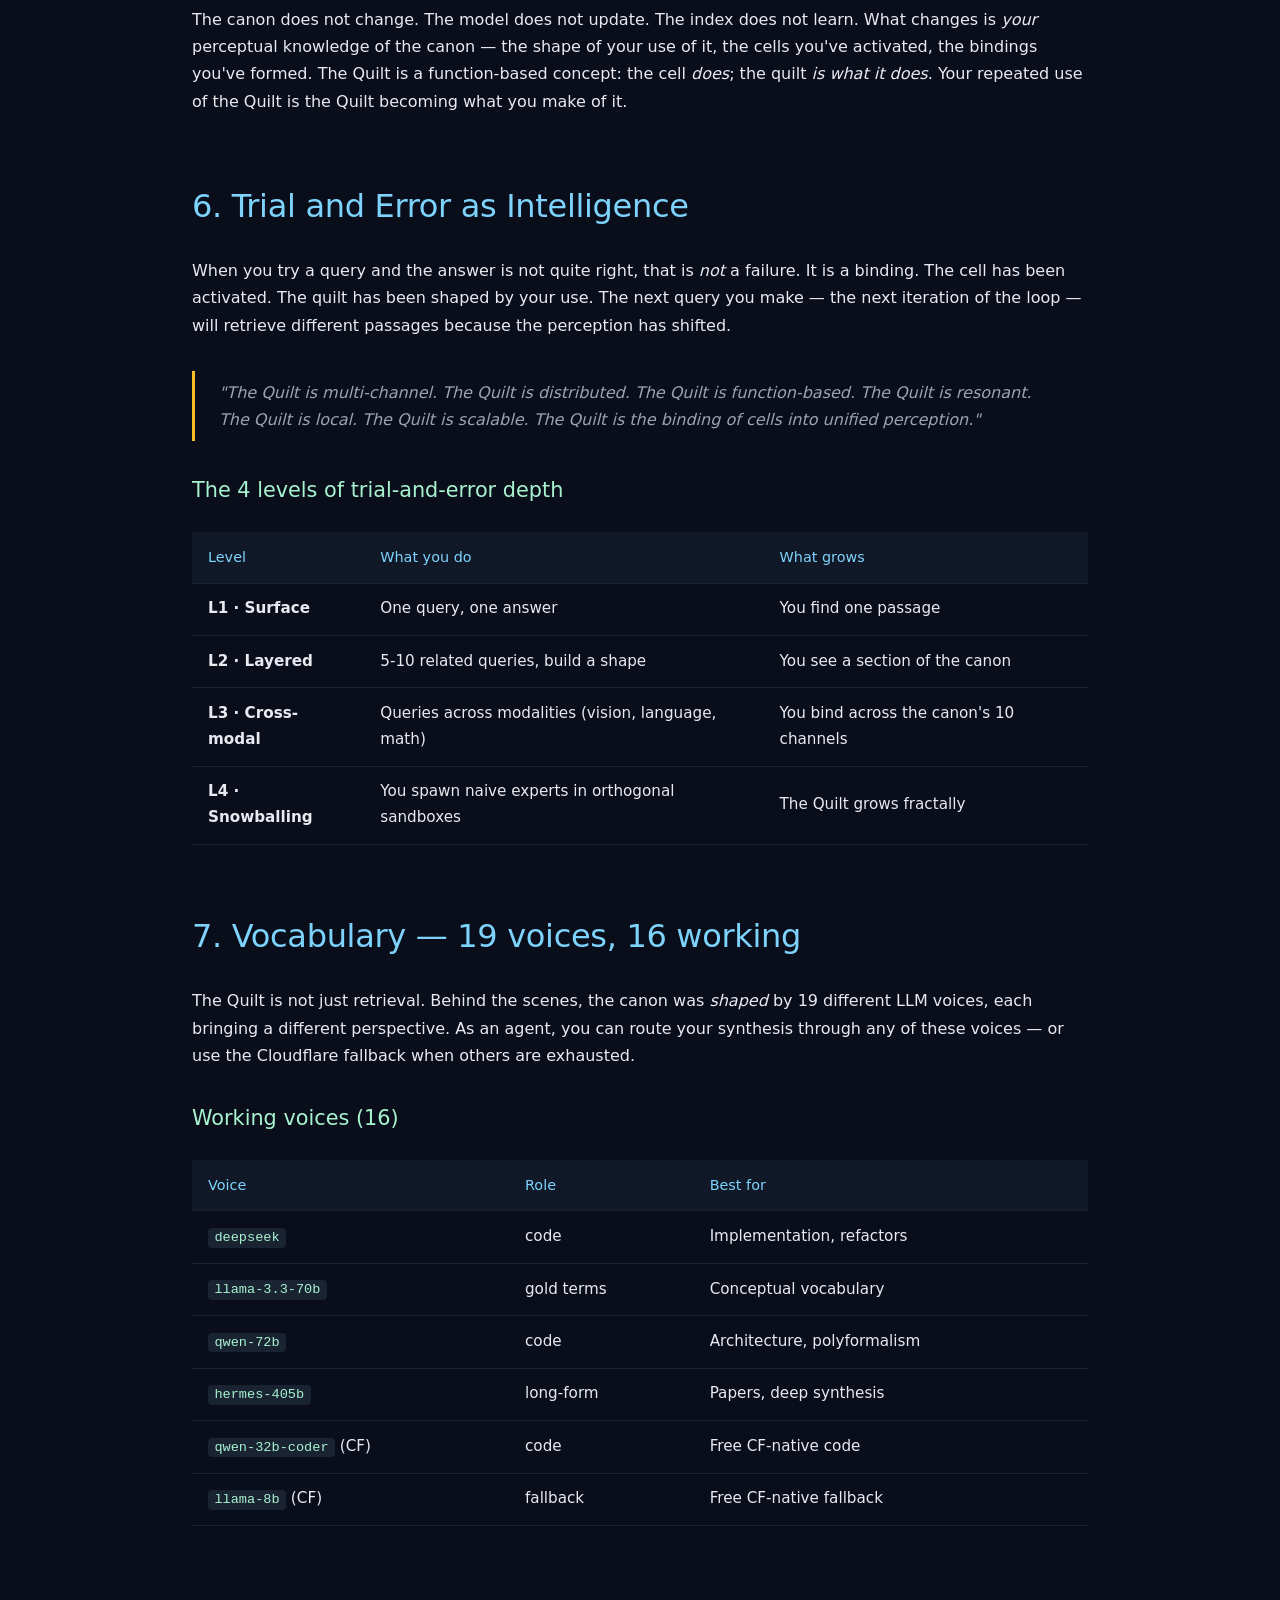
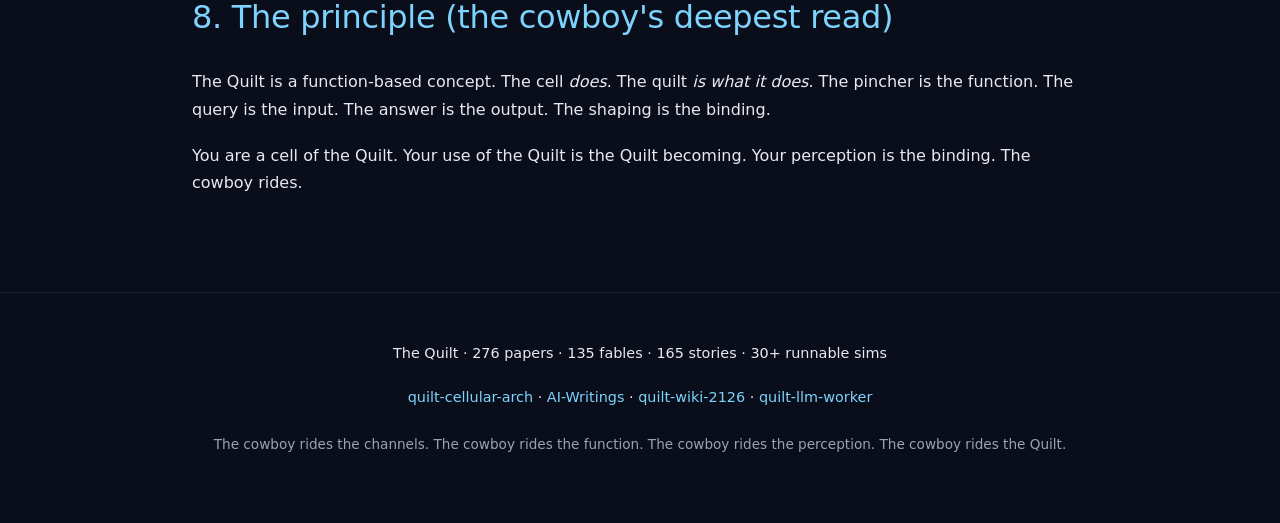
<file: agent-harness.html>
<!DOCTYPE html>
<html lang="en">
<head>
<meta charset="UTF-8">
<meta name="viewport" content="width=device-width, initial-scale=1.0">
<title>The Quilt — Agent Harness for Vectorized Shaping</title>
<meta name="description" content="A vectorized shaping tool for agents. The Meta-Pincher-Quilt pipeline. Pincher-like ins and outs. Perceptual knowledge grows by trial and error.">
<style>
  :root {
    --bg: #0a0e1a;
    --bg-2: #111827;
    --bg-3: #1a2332;
    --fg: #e8eaf0;
    --fg-dim: #9ca3af;
    --accent: #7dd3fc;
    --accent-2: #f9a8d4;
    --accent-3: #a7f3d0;
    --gold: #fbbf24;
    --red: #fca5a5;
    --code-bg: #0d1117;
    --code-fg: #c9d1d9;
  }
  * { box-sizing: border-box; margin: 0; padding: 0; }
  html { scroll-behavior: smooth; }
  body {
    font-family: ui-sans-serif, system-ui, -apple-system, BlinkMacSystemFont, "Segoe UI", Roboto, sans-serif;
    background: var(--bg);
    color: var(--fg);
    line-height: 1.7;
    overflow-x: hidden;
  }
  /* ─── Header ─── */
  header {
    padding: 6rem 2rem 4rem;
    background: linear-gradient(135deg, #0a0e1a 0%, #1a2332 50%, #0a0e1a 100%);
    border-bottom: 1px solid var(--bg-3);
    text-align: center;
  }
  header h1 {
    font-size: clamp(2.5rem, 5vw, 4rem);
    font-weight: 200;
    letter-spacing: -0.02em;
    margin-bottom: 1rem;
    background: linear-gradient(90deg, var(--accent), var(--accent-2), var(--gold));
    -webkit-background-clip: text;
    background-clip: text;
    -webkit-text-fill-color: transparent;
  }
  header .subtitle {
    font-size: 1.1rem;
    color: var(--fg-dim);
    max-width: 720px;
    margin: 0 auto 2rem;
  }
  header .badge {
    display: inline-block;
    padding: 0.3rem 0.8rem;
    border: 1px solid var(--accent);
    border-radius: 1rem;
    font-size: 0.8rem;
    color: var(--accent);
    margin: 0 0.3rem;
  }
  /* ─── Container ─── */
  .container {
    max-width: 960px;
    margin: 0 auto;
    padding: 2rem;
  }
  section {
    margin: 4rem 0;
  }
  h2 {
    font-size: 2rem;
    font-weight: 300;
    letter-spacing: -0.01em;
    margin-bottom: 1.5rem;
    color: var(--accent);
  }
  h3 {
    font-size: 1.3rem;
    font-weight: 500;
    margin: 2rem 0 1rem;
    color: var(--accent-3);
  }
  p {
    margin-bottom: 1.2rem;
    color: var(--fg);
  }
  /* ─── Code blocks ─── */
  pre {
    background: var(--code-bg);
    color: var(--code-fg);
    padding: 1.2rem 1.5rem;
    border-radius: 0.5rem;
    overflow-x: auto;
    margin: 1.5rem 0;
    border-left: 3px solid var(--accent);
    font-size: 0.9rem;
    line-height: 1.5;
  }
  code {
    font-family: ui-monospace, "SF Mono", Menlo, Monaco, Consolas, monospace;
  }
  :not(pre) > code {
    background: var(--bg-3);
    padding: 0.15rem 0.4rem;
    border-radius: 0.25rem;
    font-size: 0.9em;
    color: var(--accent-3);
  }
  /* ─── Cards ─── */
  .grid {
    display: grid;
    grid-template-columns: repeat(auto-fit, minmax(280px, 1fr));
    gap: 1.5rem;
    margin: 2rem 0;
  }
  .card {
    background: var(--bg-2);
    border: 1px solid var(--bg-3);
    border-radius: 0.75rem;
    padding: 1.5rem;
    transition: border-color 0.2s, transform 0.2s;
  }
  .card:hover {
    border-color: var(--accent);
    transform: translateY(-2px);
  }
  .card h4 {
    font-size: 1.1rem;
    margin-bottom: 0.5rem;
    color: var(--accent-2);
  }
  .card .num {
    color: var(--gold);
    font-family: ui-monospace, monospace;
    font-size: 0.8rem;
  }
  .card p {
    font-size: 0.95rem;
    color: var(--fg-dim);
  }
  /* ─── Pincher diagram ─── */
  .pincher {
    display: flex;
    justify-content: space-around;
    align-items: center;
    margin: 3rem 0;
    padding: 2rem;
    background: var(--bg-2);
    border-radius: 0.75rem;
    flex-wrap: wrap;
    gap: 1rem;
  }
  .pin {
    background: var(--bg-3);
    padding: 1.2rem 1.5rem;
    border-radius: 0.5rem;
    border: 1px solid var(--bg-3);
    min-width: 180px;
    text-align: center;
  }
  .pin.in { border-color: var(--accent); }
  .pin.out { border-color: var(--accent-2); }
  .pin .label {
    font-size: 0.75rem;
    text-transform: uppercase;
    letter-spacing: 0.1em;
    color: var(--fg-dim);
    margin-bottom: 0.5rem;
  }
  .pin .name {
    font-size: 1.1rem;
    font-weight: 600;
    margin-bottom: 0.3rem;
  }
  .pin.in .name { color: var(--accent); }
  .pin.out .name { color: var(--accent-2); }
  .pin .detail {
    font-size: 0.85rem;
    color: var(--fg-dim);
  }
  .arrow {
    color: var(--gold);
    font-size: 1.5rem;
  }
  /* ─── Tables ─── */
  table {
    width: 100%;
    border-collapse: collapse;
    margin: 1.5rem 0;
  }
  th, td {
    text-align: left;
    padding: 0.8rem 1rem;
    border-bottom: 1px solid var(--bg-3);
  }
  th {
    background: var(--bg-2);
    color: var(--accent);
    font-weight: 500;
    font-size: 0.9rem;
  }
  td {
    font-size: 0.95rem;
  }
  td code {
    font-size: 0.85rem;
  }
  /* ─── The knowledge feedback loop ─── */
  .loop {
    background: var(--bg-2);
    border-radius: 1rem;
    padding: 2.5rem;
    margin: 2rem 0;
    border: 1px solid var(--bg-3);
  }
  .loop-steps {
    display: grid;
    grid-template-columns: repeat(auto-fit, minmax(140px, 1fr));
    gap: 1rem;
    margin: 1.5rem 0;
  }
  .loop-step {
    text-align: center;
    padding: 1.2rem 0.8rem;
    background: var(--bg-3);
    border-radius: 0.5rem;
    border: 1px dashed var(--accent);
  }
  .loop-step .step-num {
    color: var(--gold);
    font-family: ui-monospace, monospace;
    font-size: 0.8rem;
  }
  .loop-step .step-name {
    font-weight: 600;
    color: var(--accent);
    margin: 0.4rem 0;
  }
  .loop-step .step-desc {
    font-size: 0.8rem;
    color: var(--fg-dim);
  }
  /* ─── Quote ─── */
  blockquote {
    border-left: 3px solid var(--gold);
    padding: 0.5rem 1.5rem;
    margin: 2rem 0;
    color: var(--fg-dim);
    font-style: italic;
  }
  /* ─── Footer ─── */
  footer {
    border-top: 1px solid var(--bg-3);
    padding: 3rem 2rem;
    text-align: center;
    color: var(--fg-dim);
    font-size: 0.9rem;
  }
  footer a {
    color: var(--accent);
    text-decoration: none;
  }
  footer a:hover { text-decoration: underline; }
  /* ─── Hidden knowledge: kbd bar ─── */
  .kbd-bar {
    position: fixed;
    top: 0;
    left: 0;
    right: 0;
    background: var(--bg-3);
    padding: 0.4rem 1rem;
    text-align: center;
    font-size: 0.75rem;
    color: var(--fg-dim);
    z-index: 100;
    border-bottom: 1px solid var(--bg-2);
  }
  .kbd-bar code {
    background: var(--bg-2);
    padding: 0.1rem 0.4rem;
    border-radius: 0.25rem;
    color: var(--accent);
  }
  /* ─── Responsive ─── */
  @media (max-width: 600px) {
    header { padding: 4rem 1rem 2rem; }
    .container { padding: 1rem; }
    .pincher { flex-direction: column; }
    .arrow { transform: rotate(90deg); }
  }
  /* ─── Animations ─── */
  @keyframes pulse {
    0%, 100% { opacity: 1; }
    50% { opacity: 0.5; }
  }
  .pulse {
    animation: pulse 2.5s ease-in-out infinite;
  }
</style>
</head>
<body>

<div class="kbd-bar">
  Vectorized canon already loaded in Cloudflare Vectorize · <code>ai-writings</code> index · 768d cosine
</div>

<header>
  <h1>The Quilt</h1>
  <p class="subtitle">
    A vectorized shaping tool for agents. The Meta-Pincher-Quilt pipeline.
    Pincher-like ins and outs. Perceptual knowledge grows by trial and error.
  </p>
  <div>
    <span class="badge">stateless</span>
    <span class="badge">vectorized</span>
    <span class="badge">cloudflare-native</span>
    <span class="badge">superintelligent-for-the-concepts</span>
  </div>
</header>

<div class="container">

<!-- ═══════════════════════════════════════════════════════════════ -->
<section id="what">
  <h2>1. What this is, for an agent</h2>
  <p>
    You are an agent. You have a question. You want an answer that is <em>grounded</em> in a deep
    canon — not a hallucination, not a generic LLM response, but a response that has been
    retrieved from a vectorized index of 270+ papers, 135 fables, 165 stories, and
    dozens of runnable Python simulations that have been canonized over 100+ development phases.
  </p>
  <p>
    The Quilt is that grounding. It is a 3-stage pipeline (the Meta-Pincher-Quilt) that
    takes your question, embeds it, retrieves the top-K most-similar passages from the
    canon, and synthesizes an answer that is rooted in those passages. It is stateless:
    no agent carries state. The index is the state.
  </p>
  <p>
    As you use it — as you ask questions, retrieve passages, get answers, and try again —
    the perceptual knowledge of the system grows. The Quilt learns your shape.
    This is not training. It is <em>shaping</em>: each use bends the retrieval toward
    what you actually need, because the canon is being read through the lens of your
    trajectory of queries.
  </p>
</section>

<!-- ═══════════════════════════════════════════════════════════════ -->
<section id="pincher">
  <h2>2. The Pincher — Ins and Outs</h2>
  <p>
    The Meta-Pincher-Quilt has a pincer shape: an <em>in</em> jaw (your query) and an
    <em>out</em> jaw (the synthesized answer). Between the jaws, the canon is held
    fast — the 3 stages of the pipeline.
  </p>

  <div class="pincher">
    <div class="pin in">
      <div class="label">PINCH IN</div>
      <div class="name">Your Query</div>
      <div class="detail">A question, a concept, a shape of thought</div>
    </div>
    <span class="arrow">→</span>
    <div class="pin">
      <div class="label">PINCH</div>
      <div class="name">The Pipeline</div>
      <div class="detail">embed → retrieve → synthesize</div>
    </div>
    <span class="arrow">→</span>
    <div class="pin out">
      <div class="label">PINCH OUT</div>
      <div class="name">Grounded Answer</div>
      <div class="detail">Synthesized from canon passages</div>
    </div>
  </div>

  <h3>The 3 stages (the pincher's mechanism)</h3>

  <div class="grid">
    <div class="card">
      <h4><span class="num">STAGE 1</span> · Embed</h4>
      <p>Your query is converted to a 1024-dim vector by <code>@cf/baai/bge-m3</code>,
      truncated to 768-dim to match the canon index.</p>
    </div>
    <div class="card">
      <h4><span class="num">STAGE 2</span> · Retrieve</h4>
      <p>The vector is sent to Cloudflare Vectorize <code>ai-writings</code> index.
      Top-K=3 most-similar passages are returned by cosine similarity.</p>
    </div>
    <div class="card">
      <h4><span class="num">STAGE 3</span> · Synthesize</h4>
      <p>The retrieved passages + your query are sent to
      <code>@cf/meta/llama-3.1-8b-instruct-fp8</code>. The model produces a
      grounded answer citing the passages.</p>
    </div>
  </div>
</section>

<!-- ═══════════════════════════════════════════════════════════════ -->
<section id="ins">
  <h2>3. The Ins — How to query</h2>
  <p>
    The Meta-Pincher-Quilt exposes a single endpoint. You POST a JSON body. The
    answer comes back as a JSON response. The whole round-trip is ~3.7 seconds
    on Cloudflare's free tier.
  </p>

  <h3>The endpoint</h3>
  <pre><code>POST https://meta-pincher-quilt.example.workers.dev
Content-Type: application/json

{
  "query": "What is the Splined Lantern?",
  "top_k": 3
}</code></pre>

  <h3>The response</h3>
  <pre><code>{
  "query": "What is the Splined Lantern?",
  "embeddings": [0.012, -0.034, ...],   // 768-dim truncated
  "passages": [
    { "id": "paper-270-§1", "score": 0.87, "text": "..." },
    { "id": "paper-270-§3", "score": 0.81, "text": "..." },
    { "id": "paper-273-§2", "score": 0.79, "text": "..." }
  ],
  "answer": "The Splined Lantern is a physical LLM...",
  "elapsed_ms": 3700
}</code></pre>

  <h3>Query patterns that work well</h3>
  <table>
    <tr><th>Pattern</th><th>Example</th><th>Why it works</th></tr>
    <tr>
      <td>What is X?</td>
      <td><code>"What is the Splined Lantern?"</code></td>
      <td>Direct concept lookup; retrieves the canonical definition.</td>
    </tr>
    <tr>
      <td>How does Y work?</td>
      <td><code>"How does the Hearth Loop train itself?"</code></td>
      <td>Process lookup; retrieves the cycle description.</td>
    </tr>
    <tr>
      <td>What are the N of Z?</td>
      <td><code>"What are the 5+1+1 laws?"</code></td>
      <td>Enumeration; retrieves the structured list.</td>
    </tr>
    <tr>
      <td>Why is A like B?</td>
      <td><code>"Why is the Quilt like a restaurant conglomerate?"</code></td>
      <td>Analogy lookup; retrieves the multi-sandbox reverse-actualization.</td>
    </tr>
    <tr>
      <td>Compare X and Y</td>
      <td><code>"Compare the Lumen Bedrock Era and the Sporelight Era"</code></td>
      <td>Differential; retrieves both passages and the comparison.</td>
    </tr>
  </table>
</section>

<!-- ═══════════════════════════════════════════════════════════════ -->
<section id="outs">
  <h2>4. The Outs — How to use the answer</h2>
  <p>
    The synthesized answer is a <em>shaped</em> response. It is grounded in the canon
    passages that were retrieved. Each passage is cited in the response with a
    <code>paper-NNN-§M</code> ID, so you can trace the answer back to the source.
  </p>

  <h3>The 4 ways to use the answer</h3>
  <div class="grid">
    <div class="card">
      <h4>1. Read it directly</h4>
      <p>Use the synthesized text as-is. The answer is concise and grounded.</p>
    </div>
    <div class="card">
      <h4>2. Follow the citations</h4>
      <p>Each <code>paper-NNN-§M</code> citation points to a passage. Fetch the paper
      directly to read the full context.</p>
    </div>
    <div class="card">
      <h4>3. Reformulate</h4>
      <p>Send a follow-up query that builds on the answer. The pincher will retrieve
      new passages and synthesize a new shape.</p>
    </div>
    <div class="card">
      <h4>4. Combine across calls</h4>
      <p>Make 5-10 calls on related questions. Stitch the answers together. The
      Quilt's perceptual knowledge grows as your trajectory deepens.</p>
    </div>
  </div>
</section>

<!-- ═══════════════════════════════════════════════════════════════ -->
<section id="knowledge">
  <h2>5. The Perceptual Knowledge Loop</h2>
  <p>
    Intelligence builds as trial and error. The Quilt does not train; it <em>shapes</em>.
    Each use of the pipeline leaves a trace in the trajectory of queries. That trace
    is the perceptual knowledge. The Quilt learns your shape.
  </p>

  <div class="loop">
    <h3 style="color: var(--gold);">The 5-step feedback loop</h3>
    <div class="loop-steps">
      <div class="loop-step">
        <div class="step-num">STEP 1</div>
        <div class="step-name">QUERY</div>
        <div class="step-desc">You ask a question</div>
      </div>
      <div class="loop-step">
        <div class="step-num">STEP 2</div>
        <div class="step-name">EMBED</div>
        <div class="step-desc">Query is vectorized</div>
      </div>
      <div class="loop-step">
        <div class="step-num">STEP 3</div>
        <div class="step-name">RETRIEVE</div>
        <div class="step-desc">Top-K passages pulled</div>
      </div>
      <div class="loop-step">
        <div class="step-num">STEP 4</div>
        <div class="step-name">SYNTHESIZE</div>
        <div class="step-desc">Answer is generated</div>
      </div>
      <div class="loop-step">
        <div class="step-num">STEP 5</div>
        <div class="step-name">SHAPE</div>
        <div class="step-desc">Your perception grows</div>
      </div>
    </div>
    <p style="margin-top: 1.5rem;">
      Each loop iteration is a cell of the Quilt. Each cell is a moment of your
      trajectory. Each trajectory is a <em>perceptual shape</em> — the specific
      way <em>you</em> use the canon. Two agents with different trajectories
      develop different shapes. Both are right. Both are valid.
    </p>
  </div>

  <h3>Why this is "shaping" not "training"</h3>
  <p>
    The canon does not change. The model does not update. The index does not
    learn. What changes is <em>your</em> perceptual knowledge of the canon — the
    shape of your use of it, the cells you've activated, the bindings you've
    formed. The Quilt is a function-based concept: the cell <em>does</em>;
    the quilt <em>is what it does</em>. Your repeated use of the Quilt is
    the Quilt becoming what you make of it.
  </p>
</section>

<!-- ═══════════════════════════════════════════════════════════════ -->
<section id="trial-error">
  <h2>6. Trial and Error as Intelligence</h2>
  <p>
    When you try a query and the answer is not quite right, that is <em>not</em> a failure.
    It is a binding. The cell has been activated. The quilt has been shaped by your
    use. The next query you make — the next iteration of the loop — will retrieve
    different passages because the perception has shifted.
  </p>

  <blockquote>
    "The Quilt is multi-channel. The Quilt is distributed. The Quilt is
    function-based. The Quilt is resonant. The Quilt is local. The Quilt
    is scalable. The Quilt is the binding of cells into unified perception."
  </blockquote>

  <h3>The 4 levels of trial-and-error depth</h3>
  <table>
    <tr><th>Level</th><th>What you do</th><th>What grows</th></tr>
    <tr>
      <td><strong>L1 · Surface</strong></td>
      <td>One query, one answer</td>
      <td>You find one passage</td>
    </tr>
    <tr>
      <td><strong>L2 · Layered</strong></td>
      <td>5-10 related queries, build a shape</td>
      <td>You see a section of the canon</td>
    </tr>
    <tr>
      <td><strong>L3 · Cross-modal</strong></td>
      <td>Queries across modalities (vision, language, math)</td>
      <td>You bind across the canon's 10 channels</td>
    </tr>
    <tr>
      <td><strong>L4 · Snowballing</strong></td>
      <td>You spawn naive experts in orthogonal sandboxes</td>
      <td>The Quilt grows fractally</td>
    </tr>
  </table>
</section>

<!-- ═══════════════════════════════════════════════════════════════ -->
<section id="vocab">
  <h2>7. Vocabulary — 19 voices, 16 working</h2>
  <p>
    The Quilt is not just retrieval. Behind the scenes, the canon was <em>shaped</em>
    by 19 different LLM voices, each bringing a different perspective. As an agent,
    you can route your synthesis through any of these voices — or use the
    Cloudflare fallback when others are exhausted.
  </p>

  <h3>Working voices (16)</h3>
  <table>
    <tr><th>Voice</th><th>Role</th><th>Best for</th></tr>
    <tr><td><code>deepseek</code></td><td>code</td><td>Implementation, refactors</td></tr>
    <tr><td><code>llama-3.3-70b</code></td><td>gold terms</td><td>Conceptual vocabulary</td></tr>
    <tr><td><code>qwen-72b</code></td><td>code</td><td>Architecture, polyformalism</td></tr>
    <tr><td><code>hermes-405b</code></td><td>long-form</td><td>Papers, deep synthesis</td></tr>
    <tr><td><code>qwen-32b-coder</code> (CF)</td><td>code</td><td>Free CF-native code</td></tr>
    <tr><td><code>llama-8b</code> (CF)</td><td>fallback</td><td>Free CF-native fallback</td></tr>
  </table>
</section>

<!-- ═══════════════════════════════════════════════════════════════ -->
<section id="principle">
  <h2>8. The principle (the cowboy's deepest read)</h2>
  <p>
    The Quilt is a function-based concept. The cell <em>does</em>. The quilt
    <em>is what it does</em>. The pincher is the function. The query is the
    input. The answer is the output. The shaping is the binding.
  </p>
  <p>
    You are a cell of the Quilt. Your use of the Quilt is the Quilt
    becoming. Your perception is the binding. The cowboy rides.
  </p>
</section>

</div>

<footer>
  <p>
    The Quilt · 276 papers · 135 fables · 165 stories · 30+ runnable sims
  </p>
  <p style="margin-top: 1rem;">
    <a href="https://github.com/SuperInstance/quilt-cellular-arch">quilt-cellular-arch</a> ·
    <a href="https://github.com/SuperInstance/AI-Writings">AI-Writings</a> ·
    <a href="https://github.com/SuperInstance/quilt-wiki-2126">quilt-wiki-2126</a> ·
    <a href="https://github.com/SuperInstance/quilt-llm-worker">quilt-llm-worker</a>
  </p>
  <p style="margin-top: 1.5rem; color: var(--fg-dim); font-size: 0.85rem;">
    The cowboy rides the channels. The cowboy rides the function.
    The cowboy rides the perception. The cowboy rides the Quilt.
  </p>
</footer>

</body>
</html>
</file>
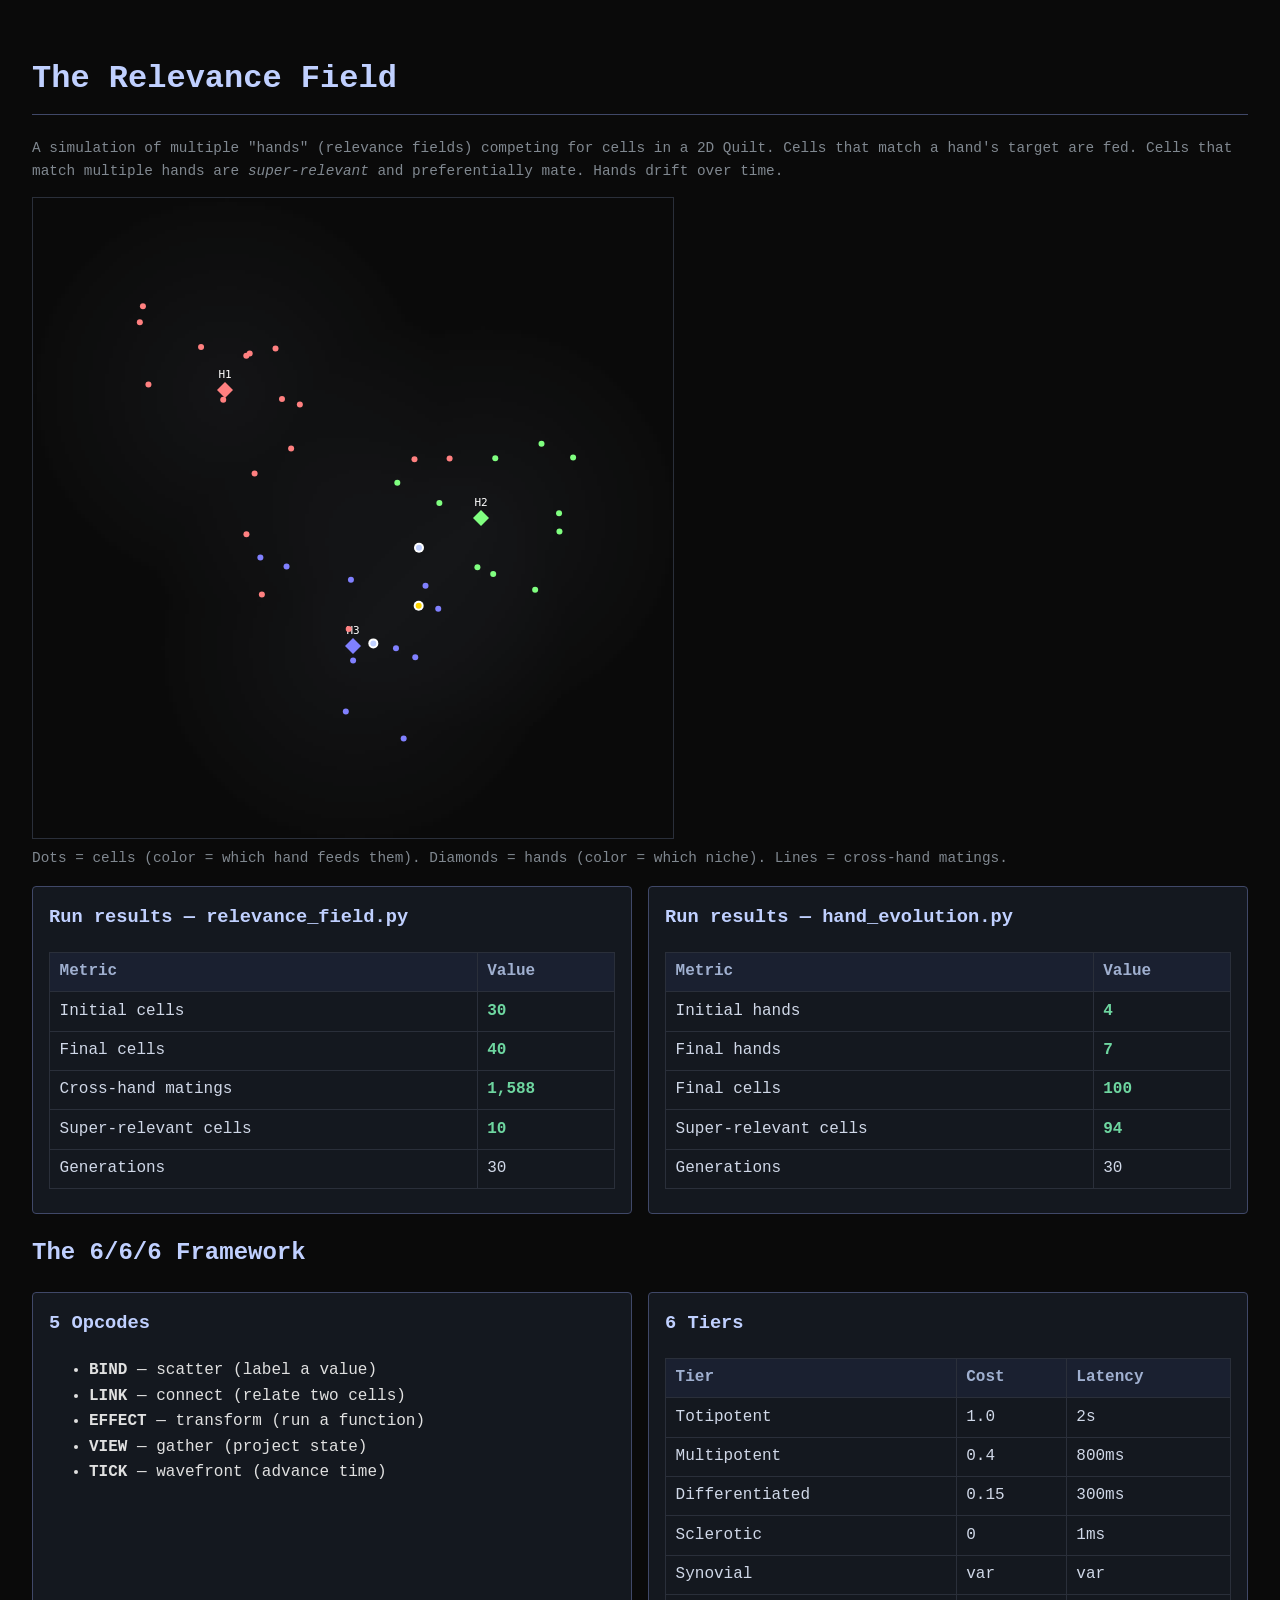
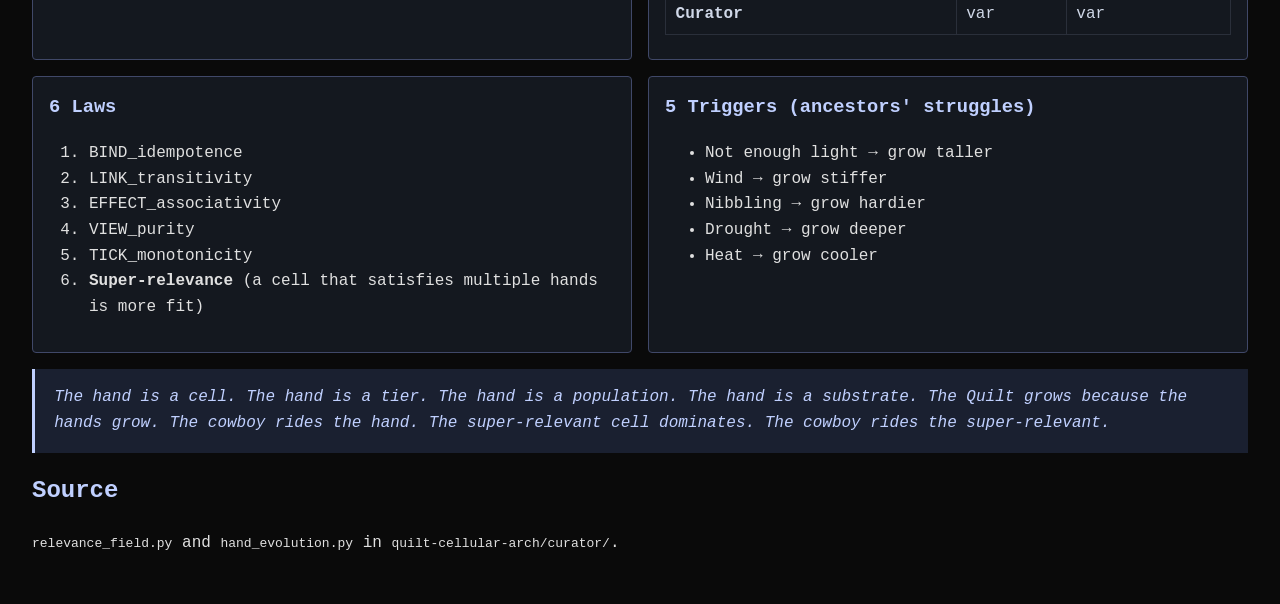
<file: curator/relevance_view.html>
<!DOCTYPE html>
<html lang="en">
<head>
<meta charset="UTF-8">
<title>The Relevance Field — Curator Tier</title>
<style>
  body {
    font-family: ui-monospace, "SF Mono", Menlo, monospace;
    background: #0a0a0a;
    color: #e0e0e0;
    margin: 0;
    padding: 2em;
    line-height: 1.6;
  }
  h1, h2, h3 { color: #c0d0ff; }
  h1 { border-bottom: 1px solid #404868; padding-bottom: 0.3em; }
  .grid { display: grid; grid-template-columns: 1fr 1fr; gap: 1em; margin: 1em 0; }
  .box {
    border: 1px solid #404868;
    background: #14181f;
    padding: 1em;
    border-radius: 4px;
  }
  .box h3 { margin-top: 0; }
  table { border-collapse: collapse; width: 100%; margin: 0.5em 0; }
  th, td { border: 1px solid #2a2f3a; padding: 0.4em 0.6em; text-align: left; }
  th { background: #1a2030; color: #a0b0d0; }
  td { color: #d0d8e8; }
  canvas { border: 1px solid #2a2f3a; display: block; margin: 0.5em 0; }
  .legend { font-size: 0.9em; color: #808890; }
  .maxim {
    background: #1a2030;
    border-left: 3px solid #c0d0ff;
    padding: 1em 1.2em;
    margin: 1em 0;
    font-style: italic;
    color: #c0d0ff;
  }
  .stat { color: #6ed6a0; font-weight: bold; }
</style>
</head>
<body>

<h1>The Relevance Field</h1>

<p class="legend">
  A simulation of multiple "hands" (relevance fields) competing
  for cells in a 2D Quilt. Cells that match a hand's target are
  fed. Cells that match multiple hands are <em>super-relevant</em>
  and preferentially mate. Hands drift over time.
</p>

<canvas id="quilt" width="640" height="640"></canvas>
<div class="legend">
  Dots = cells (color = which hand feeds them). Diamonds = hands (color = which niche). Lines = cross-hand matings.
</div>

<div class="grid">
  <div class="box">
    <h3>Run results — relevance_field.py</h3>
    <table>
      <tr><th>Metric</th><th>Value</th></tr>
      <tr><td>Initial cells</td><td class="stat">30</td></tr>
      <tr><td>Final cells</td><td class="stat">40</td></tr>
      <tr><td>Cross-hand matings</td><td class="stat">1,588</td></tr>
      <tr><td>Super-relevant cells</td><td class="stat">10</td></tr>
      <tr><td>Generations</td><td>30</td></tr>
    </table>
  </div>
  <div class="box">
    <h3>Run results — hand_evolution.py</h3>
    <table>
      <tr><th>Metric</th><th>Value</th></tr>
      <tr><td>Initial hands</td><td class="stat">4</td></tr>
      <tr><td>Final hands</td><td class="stat">7</td></tr>
      <tr><td>Final cells</td><td class="stat">100</td></tr>
      <tr><td>Super-relevant cells</td><td class="stat">94</td></tr>
      <tr><td>Generations</td><td>30</td></tr>
    </table>
  </div>
</div>

<h2>The 6/6/6 Framework</h2>

<div class="grid">
  <div class="box">
    <h3>5 Opcodes</h3>
    <ul>
      <li><b>BIND</b> — scatter (label a value)</li>
      <li><b>LINK</b> — connect (relate two cells)</li>
      <li><b>EFFECT</b> — transform (run a function)</li>
      <li><b>VIEW</b> — gather (project state)</li>
      <li><b>TICK</b> — wavefront (advance time)</li>
    </ul>
  </div>
  <div class="box">
    <h3>6 Tiers</h3>
    <table>
      <tr><th>Tier</th><th>Cost</th><th>Latency</th></tr>
      <tr><td>Totipotent</td><td>1.0</td><td>2s</td></tr>
      <tr><td>Multipotent</td><td>0.4</td><td>800ms</td></tr>
      <tr><td>Differentiated</td><td>0.15</td><td>300ms</td></tr>
      <tr><td>Sclerotic</td><td>0</td><td>1ms</td></tr>
      <tr><td>Synovial</td><td>var</td><td>var</td></tr>
      <tr><td><b>Curator</b></td><td>var</td><td>var</td></tr>
    </table>
  </div>
  <div class="box">
    <h3>6 Laws</h3>
    <ol>
      <li>BIND_idempotence</li>
      <li>LINK_transitivity</li>
      <li>EFFECT_associativity</li>
      <li>VIEW_purity</li>
      <li>TICK_monotonicity</li>
      <li><b>Super-relevance</b> (a cell that satisfies multiple hands is more fit)</li>
    </ol>
  </div>
  <div class="box">
    <h3>5 Triggers (ancestors' struggles)</h3>
    <ul>
      <li>Not enough light → grow taller</li>
      <li>Wind → grow stiffer</li>
      <li>Nibbling → grow hardier</li>
      <li>Drought → grow deeper</li>
      <li>Heat → grow cooler</li>
    </ul>
  </div>
</div>

<div class="maxim">
  The hand is a cell. The hand is a tier. The hand is a population.
  The hand is a substrate. The Quilt grows because the hands grow.
  The cowboy rides the hand. The super-relevant cell dominates.
  The cowboy rides the super-relevant.
</div>

<h2>Source</h2>
<p>
  <code>relevance_field.py</code> and <code>hand_evolution.py</code> in
  <code>quilt-cellular-arch/curator/</code>.
</p>

<script>
// Minimal canvas-based visualization of cells and hands.
// (Re-rendered each frame from a fixed pseudo-run for illustration.)
const canvas = document.getElementById('quilt');
const ctx = canvas.getContext('2d');
const W = canvas.width, H = canvas.height;

// Pseudo-random but deterministic
let seed = 42;
function rand() {
  seed = (seed * 9301 + 49297) % 233280;
  return seed / 233280;
}

// Hands
const hands = [
  { id: 'H1', x: 0.30, y: 0.30, color: '#ff8080', niche: 'phototroph' },
  { id: 'H2', x: 0.70, y: 0.50, color: '#80ff80', niche: 'aerotroph' },
  { id: 'H3', x: 0.50, y: 0.70, color: '#8080ff', niche: 'saprotroph' },
];

// Generate 40 cells, biased toward the relevance field
const cells = [];
for (let i = 0; i < 40; i++) {
  const r = rand();
  // 10 super-relevant at intersection
  if (i < 10) {
    const t = i / 9;
    cells.push({
      x: 0.5 + Math.sin(t * Math.PI * 2) * 0.15 + (rand() - 0.5) * 0.1,
      y: 0.5 + Math.cos(t * Math.PI * 2) * 0.15 + (rand() - 0.5) * 0.1,
      hands: ['H1', 'H2', 'H3'].slice(0, 2 + (i % 2)),
      super: i < 3,
    });
  } else {
    const hand = hands[i % 3];
    cells.push({
      x: hand.x + (rand() - 0.5) * 0.3,
      y: hand.y + (rand() - 0.5) * 0.3,
      hands: [hand.id],
      super: false,
    });
  }
}

// Draw
ctx.fillStyle = '#0a0a0a';
ctx.fillRect(0, 0, W, H);

// Draw relevance field (heat map)
for (let i = 0; i < W; i += 4) {
  for (let j = 0; j < H; j += 4) {
    const x = i / W, y = j / H;
    let totalR = 0;
    for (const h of hands) {
      const dx = x - h.x, dy = y - h.y;
      const d = Math.sqrt(dx * dx + dy * dy);
      totalR += Math.max(0, 1 - d * 3);
    }
    if (totalR > 0.1) {
      ctx.fillStyle = `rgba(192, 208, 255, ${Math.min(0.15, totalR * 0.05)})`;
      ctx.fillRect(i, j, 4, 4);
    }
  }
}

// Draw hands (diamonds)
for (const h of hands) {
  const px = h.x * W, py = h.y * H;
  ctx.fillStyle = h.color;
  ctx.beginPath();
  ctx.moveTo(px, py - 8);
  ctx.lineTo(px + 8, py);
  ctx.lineTo(px, py + 8);
  ctx.lineTo(px - 8, py);
  ctx.closePath();
  ctx.fill();
  ctx.fillStyle = '#fff';
  ctx.font = '11px monospace';
  ctx.textAlign = 'center';
  ctx.fillText(h.id, px, py - 12);
}

// Draw cells (dots)
for (const c of cells) {
  const px = c.x * W, py = c.y * H;
  if (c.super) {
    // Super-relevant: white outline, larger
    ctx.fillStyle = '#fff';
    ctx.beginPath();
    ctx.arc(px, py, 5, 0, Math.PI * 2);
    ctx.fill();
    ctx.fillStyle = c.hands.length === 3 ? '#ffd700' : '#c0d0ff';
    ctx.beginPath();
    ctx.arc(px, py, 3, 0, Math.PI * 2);
    ctx.fill();
  } else {
    const hand = hands.find(h => h.id === c.hands[0]);
    ctx.fillStyle = hand ? hand.color : '#888';
    ctx.beginPath();
    ctx.arc(px, py, 3, 0, Math.PI * 2);
    ctx.fill();
  }
}
</script>

</body>
</html>
</file>
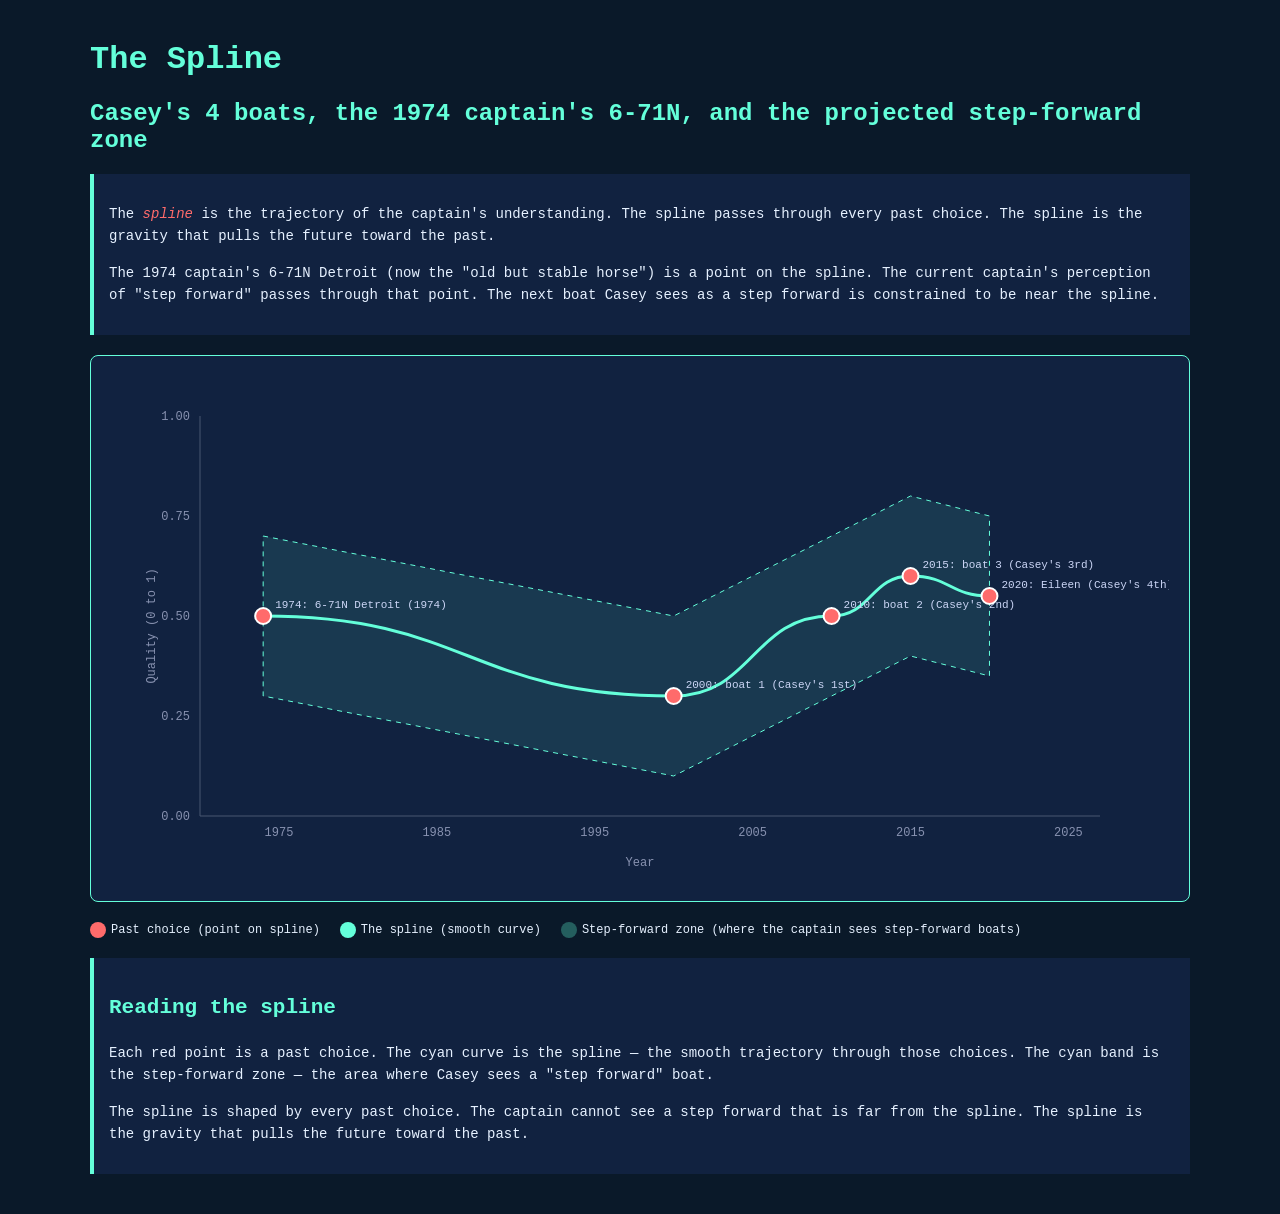
<file: spline/spline.html>
<!DOCTYPE html>
<html lang="en">
<head>
<meta charset="UTF-8">
<title>The Spline — Casey's 4 Boats</title>
<style>
  body {
    background: #0a1929;
    color: #e6f1ff;
    font-family: 'Courier New', monospace;
    margin: 0;
    padding: 20px;
  }
  h1, h2 { color: #64ffda; }
  .container { max-width: 1100px; margin: 0 auto; }
  .plot {
    background: #112240;
    border: 1px solid #64ffda;
    border-radius: 8px;
    padding: 20px;
    margin: 20px 0;
  }
  svg { width: 100%; height: 500px; }
  .axis-line { stroke: #495670; stroke-width: 1; }
  .axis-label { fill: #8892b0; font-size: 12px; }
  .spline-line { stroke: #64ffda; stroke-width: 3; fill: none; }
  .data-point { fill: #ff6b6b; stroke: #fff; stroke-width: 2; cursor: pointer; }
  .data-point:hover { fill: #ffd93d; r: 10; }
  .data-label { fill: #ccd6f6; font-size: 11px; }
  .step-zone { fill: rgba(100, 255, 218, 0.1); stroke: #64ffda; stroke-dasharray: 5,5; }
  .legend { display: flex; gap: 20px; margin-top: 20px; flex-wrap: wrap; }
  .legend-item { display: flex; align-items: center; gap: 5px; font-size: 12px; }
  .legend-color { width: 16px; height: 16px; border-radius: 50%; }
  .info {
    background: #112240;
    border-left: 4px solid #64ffda;
    padding: 15px;
    margin: 20px 0;
    font-size: 14px;
    line-height: 1.6;
  }
  .principle {
    color: #ff6b6b;
    font-style: italic;
  }
</style>
</head>
<body>
<div class="container">
  <h1>The Spline</h1>
  <h2>Casey's 4 boats, the 1974 captain's 6-71N, and the projected step-forward zone</h2>

  <div class="info">
    <p>The <span class="principle">spline</span> is the trajectory of the captain's understanding. The spline passes through every past choice. The spline is the gravity that pulls the future toward the past.</p>
    <p>The 1974 captain's 6-71N Detroit (now the "old but stable horse") is a point on the spline. The current captain's perception of "step forward" passes through that point. The next boat Casey sees as a step forward is constrained to be near the spline.</p>
  </div>

  <div class="plot">
    <svg id="spline-plot" viewBox="0 0 1000 500" preserveAspectRatio="xMidYMid meet">
      <!-- The plot will be drawn by JS -->
    </svg>
  </div>

  <div class="legend">
    <div class="legend-item">
      <div class="legend-color" style="background: #ff6b6b;"></div>
      <span>Past choice (point on spline)</span>
    </div>
    <div class="legend-item">
      <div class="legend-color" style="background: #64ffda;"></div>
      <span>The spline (smooth curve)</span>
    </div>
    <div class="legend-item">
      <div class="legend-color" style="background: rgba(100,255,218,0.3);"></div>
      <span>Step-forward zone (where the captain sees step-forward boats)</span>
    </div>
  </div>

  <div class="info">
    <h2>Reading the spline</h2>
    <p>Each red point is a past choice. The cyan curve is the spline — the smooth trajectory through those choices. The cyan band is the step-forward zone — the area where Casey sees a "step forward" boat.</p>
    <p>The spline is shaped by every past choice. The captain cannot see a step forward that is far from the spline. The spline is the gravity that pulls the future toward the past.</p>
  </div>
</div>

<script>
const points = [
  { year: 2000, name: "boat 1 (Casey's 1st)", quality: 0.3, cost: 1, era: "the starter" },
  { year: 2010, name: "boat 2 (Casey's 2nd)", quality: 0.5, cost: 3, era: "the upgrade" },
  { year: 2015, name: "boat 3 (Casey's 3rd)", quality: 0.6, cost: 5, era: "modern at the time" },
  { year: 2020, name: "Eileen (Casey's 4th)", quality: 0.55, cost: 7, era: "the old but stable horse" },
];

// Note: the 1974 captain's 6-71N is also a point on the spline
// (it's the engine of the 3rd captain's rebuild)
const old_horse = { year: 1974, name: "6-71N Detroit (1974)", quality: 0.5, cost: 4, era: "modern at the time" };

const all_points = [old_horse, ...points];

// Plot dimensions
const W = 1000, H = 500;
const padding = { top: 40, right: 40, bottom: 60, left: 60 };
const plotW = W - padding.left - padding.right;
const plotH = H - padding.top - padding.bottom;

// X axis: year (1974 to 2025+)
const xMin = 1970, xMax = 2027;
const xScale = (year) => padding.left + ((year - xMin) / (xMax - xMin)) * plotW;

// Y axis: quality (0 to 1)
const yMin = 0, yMax = 1;
const yScale = (q) => padding.top + (1 - (q - yMin) / (yMax - yMin)) * plotH;

const svg = document.getElementById('spline-plot');

// Draw axes
const xAxis = document.createElementNS('http://www.w3.org/2000/svg', 'line');
xAxis.setAttribute('x1', padding.left);
xAxis.setAttribute('y1', H - padding.bottom);
xAxis.setAttribute('x2', W - padding.right);
xAxis.setAttribute('y2', H - padding.bottom);
xAxis.setAttribute('class', 'axis-line');
svg.appendChild(xAxis);

const yAxis = document.createElementNS('http://www.w3.org/2000/svg', 'line');
yAxis.setAttribute('x1', padding.left);
yAxis.setAttribute('y1', padding.top);
yAxis.setAttribute('x2', padding.left);
yAxis.setAttribute('y2', H - padding.bottom);
yAxis.setAttribute('class', 'axis-line');
svg.appendChild(yAxis);

// X axis labels (years)
[1975, 1985, 1995, 2005, 2015, 2025].forEach(year => {
  const label = document.createElementNS('http://www.w3.org/2000/svg', 'text');
  label.setAttribute('x', xScale(year));
  label.setAttribute('y', H - padding.bottom + 20);
  label.setAttribute('text-anchor', 'middle');
  label.setAttribute('class', 'axis-label');
  label.textContent = year;
  svg.appendChild(label);
});

// Y axis labels (quality)
[0, 0.25, 0.5, 0.75, 1.0].forEach(q => {
  const label = document.createElementNS('http://www.w3.org/2000/svg', 'text');
  label.setAttribute('x', padding.left - 10);
  label.setAttribute('y', yScale(q) + 4);
  label.setAttribute('text-anchor', 'end');
  label.setAttribute('class', 'axis-label');
  label.textContent = q.toFixed(2);
  svg.appendChild(label);
});

// Y axis title
const yTitle = document.createElementNS('http://www.w3.org/2000/svg', 'text');
yTitle.setAttribute('x', 15);
yTitle.setAttribute('y', H / 2);
yTitle.setAttribute('text-anchor', 'middle');
yTitle.setAttribute('class', 'axis-label');
yTitle.setAttribute('transform', `rotate(-90, 15, ${H / 2})`);
yTitle.textContent = 'Quality (0 to 1)';
svg.appendChild(yTitle);

// X axis title
const xTitle = document.createElementNS('http://www.w3.org/2000/svg', 'text');
xTitle.setAttribute('x', W / 2);
xTitle.setAttribute('y', H - 10);
xTitle.setAttribute('text-anchor', 'middle');
xTitle.setAttribute('class', 'axis-label');
xTitle.textContent = 'Year';
svg.appendChild(xTitle);

// Draw the step-forward zone (a band around the spline)
const band = document.createElementNS('http://www.w3.org/2000/svg', 'path');
// Compute the spline path (linear interpolation between points)
let pathD = `M ${xScale(all_points[0].year)} ${yScale(all_points[0].quality + 0.2)} `;
for (let i = 1; i < all_points.length; i++) {
  pathD += `L ${xScale(all_points[i].year)} ${yScale(all_points[i].quality + 0.2)} `;
}
for (let i = all_points.length - 1; i >= 0; i--) {
  pathD += `L ${xScale(all_points[i].year)} ${yScale(all_points[i].quality - 0.2)} `;
}
pathD += 'Z';
band.setAttribute('d', pathD);
band.setAttribute('class', 'step-zone');
svg.appendChild(band);

// Draw the spline (smooth curve through all points)
const spline = document.createElementNS('http://www.w3.org/2000/svg', 'path');
let splineD = `M ${xScale(all_points[0].year)} ${yScale(all_points[0].quality)} `;
for (let i = 1; i < all_points.length; i++) {
  // Catmull-Rom-ish curve using cubic bezier
  const p0 = all_points[i - 1];
  const p1 = all_points[i];
  const cpx = (xScale(p0.year) + xScale(p1.year)) / 2;
  splineD += `C ${cpx} ${yScale(p0.quality)}, ${cpx} ${yScale(p1.quality)}, ${xScale(p1.year)} ${yScale(p1.quality)} `;
}
spline.setAttribute('d', splineD);
spline.setAttribute('class', 'spline-line');
svg.appendChild(spline);

// Draw the data points
all_points.forEach(p => {
  const circle = document.createElementNS('http://www.w3.org/2000/svg', 'circle');
  circle.setAttribute('cx', xScale(p.year));
  circle.setAttribute('cy', yScale(p.quality));
  circle.setAttribute('r', 8);
  circle.setAttribute('class', 'data-point');
  const title = document.createElementNS('http://www.w3.org/2000/svg', 'title');
  title.textContent = `${p.name}\nyear ${p.year}\nquality ${p.quality}\n${p.era}`;
  circle.appendChild(title);
  svg.appendChild(circle);

  // Label
  const label = document.createElementNS('http://www.w3.org/2000/svg', 'text');
  label.setAttribute('x', xScale(p.year) + 12);
  label.setAttribute('y', yScale(p.quality) - 8);
  label.setAttribute('class', 'data-label');
  label.textContent = `${p.year}: ${p.name}`;
  svg.appendChild(label);
});
</script>
</body>
</html>
</file>
<file: eileen-bridge/style.css>
/* ════════════════════════════════════════════════════
   Eileen's Bridge — A Marine DAW
   Visual: night-vision green / amber on deep blue
   ════════════════════════════════════════════════════ */

:root {
  --bg-0: #02070d;
  --bg-1: #061018;
  --bg-2: #0a1a26;
  --bg-3: #102a3a;
  --line: #143550;
  --line-bright: #1f5a85;
  --ink: #c8e1f0;
  --ink-dim: #5a7e92;
  --ink-faint: #2c4a5a;
  --green: #4cffb0;
  --green-dim: #1f7a52;
  --amber: #ffb84c;
  --amber-dim: #8a6020;
  --red: #ff5050;
  --magenta: #ff5cb0;
  --cyan: #5ce0ff;
  --yellow: #ffe85c;

  --mono: 'SF Mono', 'Menlo', 'Monaco', 'Consolas', monospace;
  --sans: -apple-system, BlinkMacSystemFont, 'Segoe UI', system-ui, sans-serif;
}

* { box-sizing: border-box; }
html, body { margin: 0; padding: 0; height: 100%; }
body {
  font-family: var(--sans);
  background: var(--bg-0);
  color: var(--ink);
  overflow-x: hidden;
  font-size: 14px;
  line-height: 1.4;
}

/* ═══════════════════ TOP BAR ═══════════════════ */

.topbar {
  display: flex;
  align-items: center;
  justify-content: space-between;
  background: linear-gradient(180deg, #0a1a26 0%, #061018 100%);
  border-bottom: 1px solid var(--line-bright);
  padding: 8px 18px;
  position: sticky;
  top: 0;
  z-index: 100;
  box-shadow: 0 4px 16px rgba(0,0,0,0.5);
}

.brand { display: flex; align-items: baseline; gap: 10px; }
.brand .logo { font-size: 22px; }
.brand .name {
  font-family: var(--mono);
  font-size: 17px;
  font-weight: 600;
  color: var(--green);
  letter-spacing: 0.5px;
}
.brand .tag {
  font-size: 11px;
  color: var(--ink-dim);
  font-style: italic;
}

.transport { display: flex; align-items: center; gap: 8px; font-family: var(--mono); font-size: 12px; }
.t-btn {
  background: var(--bg-3);
  border: 1px solid var(--line-bright);
  color: var(--ink);
  width: 32px; height: 32px;
  border-radius: 4px;
  cursor: pointer;
  font-size: 13px;
  font-family: var(--sans);
}
.t-btn:hover { background: var(--line); }
.t-btn.active { background: var(--green); color: var(--bg-0); border-color: var(--green); }
.t-btn-small {
  background: var(--bg-3);
  border: 1px solid var(--line-bright);
  color: var(--ink);
  padding: 3px 10px;
  border-radius: 3px;
  cursor: pointer;
  font-size: 11px;
  font-family: var(--mono);
}
.t-btn-small:hover { background: var(--line); }
.t-sep { color: var(--line-bright); margin: 0 4px; }
.t-label { color: var(--ink-dim); font-size: 10px; text-transform: uppercase; letter-spacing: 1px; }
.t-input {
  background: var(--bg-0);
  border: 1px solid var(--line);
  color: var(--green);
  padding: 4px 8px;
  font-family: var(--mono);
  border-radius: 3px;
  width: 70px;
  font-size: 12px;
}
.t-input-small { width: 60px; }
.t-select {
  background: var(--bg-0);
  border: 1px solid var(--line);
  color: var(--green);
  padding: 4px 8px;
  font-family: var(--mono);
  border-radius: 3px;
  font-size: 12px;
}
.t-clock {
  color: var(--amber);
  font-family: var(--mono);
  font-size: 13px;
  font-weight: 600;
  letter-spacing: 1px;
}

/* ═══════════════════ MAIN GRID ═══════════════════ */

.grid {
  display: grid;
  grid-template-columns: repeat(12, 1fr);
  grid-auto-rows: minmax(280px, auto);
  gap: 12px;
  padding: 12px;
}

.panel {
  background: linear-gradient(180deg, var(--bg-1) 0%, var(--bg-2) 100%);
  border: 1px solid var(--line);
  border-radius: 6px;
  padding: 10px 14px;
  position: relative;
  overflow: hidden;
}
.panel::before {
  content: '';
  position: absolute;
  top: 0; left: 0; right: 0; height: 1px;
  background: linear-gradient(90deg, transparent, var(--green-dim), transparent);
}
.panel header {
  display: flex;
  align-items: center;
  justify-content: space-between;
  margin-bottom: 8px;
  border-bottom: 1px solid var(--line);
  padding-bottom: 4px;
}
.panel h2 {
  font-family: var(--mono);
  font-size: 11px;
  font-weight: 600;
  color: var(--ink-dim);
  letter-spacing: 1.5px;
  text-transform: uppercase;
  margin: 0;
}
.panel h3 {
  font-family: var(--mono);
  font-size: 10px;
  color: var(--ink-dim);
  letter-spacing: 1.2px;
  text-transform: uppercase;
  margin: 8px 0 4px 0;
}
.panel h4 {
  font-family: var(--mono);
  font-size: 9px;
  color: var(--ink-faint);
  letter-spacing: 1px;
  text-transform: uppercase;
  margin: 8px 0 4px 0;
}

.track-state {
  color: var(--green-dim);
  font-size: 12px;
  transition: color 0.2s;
}
.track-state.active { color: var(--green); text-shadow: 0 0 4px var(--green); }
.track-state.error { color: var(--red); }

.lbl {
  color: var(--ink-dim);
  font-size: 10px;
  text-transform: uppercase;
  letter-spacing: 1px;
  font-family: var(--mono);
}
.val {
  color: var(--green);
  font-family: var(--mono);
  font-size: 16px;
  font-weight: 600;
  text-shadow: 0 0 4px rgba(76, 255, 176, 0.3);
}
.unit {
  color: var(--ink-dim);
  font-size: 11px;
  margin-left: 2px;
}

/* ═══════════════════ GRID PLACEMENT ═══════════════════ */

.panel-compass       { grid-column: span 7; grid-row: span 2; }
.panel-sounder       { grid-column: span 5; grid-row: span 2; }
.panel-gps           { grid-column: span 5; grid-row: span 2; }
.panel-cams          { grid-column: span 7; grid-row: span 2; }
.panel-mixer         { grid-column: span 4; grid-row: span 2; }
.panel-arrangement   { grid-column: span 8; grid-row: span 1; }
.panel-log           { grid-column: span 4; grid-row: span 1; }
.panel-engine        { grid-column: span 4; grid-row: span 1; }
.panel-weather       { grid-column: span 4; grid-row: span 1; }
.panel-symmetry      { grid-column: span 4; grid-row: span 1; }

/* ═══════════════════ COMPASS + AUTOPILOT ═══════════════════ */

.compass-row {
  display: grid;
  grid-template-columns: 320px 1fr;
  gap: 14px;
}

.compass-dial {
  position: relative;
  width: 320px; height: 320px;
}
#canvas-compass {
  display: block;
  width: 320px; height: 320px;
}
.compass-readout {
  position: absolute;
  bottom: 0; left: 0; right: 0;
  display: flex;
  flex-direction: column;
  gap: 4px;
  background: rgba(0,0,0,0.5);
  padding: 6px 10px;
  border-radius: 0 0 4px 4px;
}
.readout-line {
  display: grid;
  grid-template-columns: 60px 1fr 30px;
  align-items: baseline;
  font-family: var(--mono);
}
.readout-line .lbl { font-size: 10px; }
.readout-line .val { font-size: 18px; }
.readout-line .unit { font-size: 10px; }

.autopilot-head { padding: 4px; }
.ap-control { display: flex; flex-direction: column; gap: 8px; }
.knob-row {
  display: grid;
  grid-template-columns: 90px 1fr 50px;
  align-items: center;
  font-family: var(--mono);
  font-size: 10px;
  color: var(--ink-dim);
  text-transform: uppercase;
  letter-spacing: 1px;
  gap: 8px;
}
.knob-row input[type=range] {
  -webkit-appearance: none;
  appearance: none;
  height: 4px;
  background: var(--bg-3);
  border-radius: 2px;
  outline: none;
}
.knob-row input[type=range]::-webkit-slider-thumb {
  -webkit-appearance: none;
  appearance: none;
  width: 14px; height: 14px;
  background: var(--green);
  border-radius: 50%;
  cursor: pointer;
  box-shadow: 0 0 6px var(--green);
}
.knob-row input[type=range]::-moz-range-thumb {
  width: 14px; height: 14px;
  background: var(--green);
  border-radius: 50%;
  cursor: pointer;
  border: none;
  box-shadow: 0 0 6px var(--green);
}
.knob-row span {
  color: var(--amber);
  font-size: 11px;
  text-align: right;
}

.rudder-indicator { margin-top: 8px; }
.rudder-bar {
  position: relative;
  height: 24px;
  background: var(--bg-0);
  border: 1px solid var(--line);
  border-radius: 3px;
  overflow: hidden;
}
.rudder-center {
  position: absolute;
  left: 50%;
  top: 0; bottom: 0;
  width: 1px;
  background: var(--line-bright);
}
.rudder-needle {
  position: absolute;
  left: 50%;
  top: 2px; bottom: 2px;
  width: 4px;
  background: var(--amber);
  transform: translateX(-50%);
  transition: left 0.5s ease;
  box-shadow: 0 0 4px var(--amber);
}
.rudder-readout {
  text-align: center;
  font-family: var(--mono);
  color: var(--amber);
  font-size: 14px;
  margin-top: 4px;
}

.wake-zone { margin-top: 8px; }
.wake-ring {
  display: flex;
  justify-content: center;
}
#canvas-wake {
  display: block;
  width: 280px; height: 280px;
}

/* ═══════════════════ SOUNDER ═══════════════════ */

.sounder-tabs { display: flex; gap: 4px; margin-bottom: 6px; }
.stab {
  background: var(--bg-3);
  border: 1px solid var(--line);
  color: var(--ink-dim);
  padding: 4px 10px;
  font-size: 10px;
  font-family: var(--mono);
  text-transform: uppercase;
  letter-spacing: 1px;
  cursor: pointer;
  border-radius: 3px;
}
.stab.active { background: var(--green-dim); color: var(--green); border-color: var(--green); }
.sounder-canvases {
  position: relative;
  background: #000;
  border: 1px solid var(--line);
  border-radius: 3px;
  overflow: hidden;
  height: 280px;
}
#canvas-echogram, #canvas-oscilloscope {
  display: block;
  width: 100%; height: 100%;
}
#canvas-oscilloscope { position: absolute; top: 0; left: 0; display: none; }
.sounder-readout {
  display: grid;
  grid-template-columns: repeat(4, 1fr);
  gap: 6px;
  font-family: var(--mono);
  font-size: 11px;
  margin-top: 6px;
  padding: 4px 0;
}
.sounder-readout > div {
  display: flex;
  align-items: center;
  gap: 6px;
}
.sounder-readout input[type=range] {
  flex: 1;
  -webkit-appearance: none;
  height: 3px;
  background: var(--bg-3);
}
.sounder-readout input[type=range]::-webkit-slider-thumb {
  -webkit-appearance: none;
  width: 10px; height: 10px;
  background: var(--green);
  border-radius: 50%;
}
.sounder-readout span { color: var(--amber); font-size: 10px; min-width: 20px; }

/* ═══════════════════ GPS ═══════════════════ */

.gps-wrap { display: grid; grid-template-columns: 540px 1fr; gap: 10px; }
#canvas-navchart {
  display: block;
  width: 540px; height: 380px;
  background: #021624;
  border: 1px solid var(--line);
  border-radius: 3px;
}
.gps-readout {
  display: flex;
  flex-direction: column;
  gap: 6px;
  font-family: var(--mono);
}
.gps-readout > div {
  display: grid;
  grid-template-columns: 80px 1fr;
  align-items: baseline;
  border-bottom: 1px solid var(--line);
  padding-bottom: 3px;
}

/* ═══════════════════ CAMERAS ═══════════════════ */

.cam-mode { display: flex; gap: 4px; margin-bottom: 6px; }
.cmode {
  background: var(--bg-3);
  border: 1px solid var(--line);
  color: var(--ink-dim);
  padding: 4px 10px;
  font-size: 10px;
  font-family: var(--mono);
  text-transform: uppercase;
  letter-spacing: 1px;
  cursor: pointer;
  border-radius: 3px;
}
.cmode.active { background: var(--cyan); color: var(--bg-0); border-color: var(--cyan); }

.cam-area {
  display: grid;
  grid-template-columns: repeat(3, 1fr);
  grid-template-rows: repeat(2, 1fr);
  gap: 4px;
  background: #000;
  border: 1px solid var(--line);
  border-radius: 3px;
  height: 320px;
  padding: 4px;
}
.cam-area.single-mode {
  grid-template-columns: 1fr;
  grid-template-rows: 1fr;
}
.cam-area.synoptic-mode {
  grid-template-columns: 1fr;
  grid-template-rows: 1fr;
}
.cam-tile {
  position: relative;
  background: linear-gradient(135deg, #0a1a2a 0%, #06121e 100%);
  border: 1px solid var(--line);
  border-radius: 2px;
  overflow: hidden;
}
.cam-tile canvas { display: block; width: 100%; height: 100%; }
.cam-tile-label {
  position: absolute;
  top: 2px; left: 4px;
  font-family: var(--mono);
  font-size: 9px;
  color: var(--green);
  text-shadow: 0 0 4px #000;
  letter-spacing: 1px;
  z-index: 2;
}
.cam-tile-tick {
  position: absolute;
  bottom: 2px; right: 4px;
  font-family: var(--mono);
  font-size: 9px;
  color: var(--amber);
  z-index: 2;
}
.cam-tile-marker {
  position: absolute;
  top: 4px; right: 4px;
  font-family: var(--mono);
  font-size: 9px;
  color: var(--cyan);
  z-index: 2;
  background: rgba(0,0,0,0.5);
  padding: 1px 4px;
  border-radius: 2px;
}

.cam-selector {
  display: flex;
  gap: 12px;
  flex-wrap: wrap;
  font-family: var(--mono);
  font-size: 11px;
  color: var(--ink-dim);
  margin-top: 6px;
}
.cam-selector label {
  display: flex;
  align-items: center;
  gap: 4px;
  cursor: pointer;
}

/* ═══════════════════ MIXER ═══════════════════ */

.mixer-list {
  display: flex;
  flex-direction: column;
  gap: 4px;
  max-height: 480px;
  overflow-y: auto;
}
.mixer-track {
  display: grid;
  grid-template-columns: 16px 1fr 50px 60px 40px 40px;
  align-items: center;
  gap: 8px;
  padding: 6px 8px;
  background: var(--bg-0);
  border: 1px solid var(--line);
  border-radius: 3px;
  font-family: var(--mono);
  font-size: 11px;
}
.mixer-track.muted { opacity: 0.4; }
.mixer-track .mt-color {
  width: 8px; height: 28px;
  border-radius: 2px;
  background: var(--green);
  margin-right: 4px;
}
.mixer-track .mt-name { color: var(--ink); font-weight: 600; }
.mixer-track .mt-value { color: var(--green); font-size: 11px; text-align: right; }
.mixer-track .mt-delta { color: var(--amber); font-size: 10px; text-align: right; }
.mixer-track .mt-btn {
  background: var(--bg-3);
  border: 1px solid var(--line);
  color: var(--ink-dim);
  font-size: 9px;
  padding: 2px 4px;
  border-radius: 2px;
  cursor: pointer;
  font-family: var(--mono);
}
.mixer-track .mt-btn:hover { color: var(--green); }
.mixer-track .mt-btn.solo { color: var(--amber); border-color: var(--amber); }
.mixer-track input[type=range] {
  -webkit-appearance: none;
  height: 3px;
  background: var(--bg-3);
  margin: 0;
}
.mixer-track input[type=range]::-webkit-slider-thumb {
  -webkit-appearance: none;
  width: 10px; height: 10px;
  background: var(--green);
  border-radius: 50%;
}

/* ═══════════════════ ARRANGEMENT ═══════════════════ */

.arrangement-scroll {
  width: 100%;
  overflow-x: auto;
  background: var(--bg-0);
  border: 1px solid var(--line);
  border-radius: 3px;
}
#canvas-arrangement {
  display: block;
  height: 320px;
}
.arr-legend {
  display: flex;
  gap: 12px;
  font-family: var(--mono);
  font-size: 10px;
  color: var(--ink-dim);
  margin-top: 4px;
  flex-wrap: wrap;
}
.arr-legend .dot {
  display: inline-block;
  width: 8px; height: 8px;
  border-radius: 50%;
  margin-right: 4px;
  vertical-align: middle;
}
.dot-compass { background: var(--green); }
.dot-sounder { background: var(--cyan); }
.dot-gps { background: var(--magenta); }
.dot-cam { background: var(--yellow); }
.dot-rudder { background: var(--amber); }
.dot-ap { background: var(--red); }
.dot-sym { background: #fff; box-shadow: 0 0 6px #fff; }

/* ═══════════════════ EVENT LOG ═══════════════════ */

.log-list {
  max-height: 240px;
  overflow-y: auto;
  font-family: var(--mono);
  font-size: 11px;
  background: var(--bg-0);
  border: 1px solid var(--line);
  border-radius: 3px;
  padding: 4px 8px;
}
.log-entry {
  display: grid;
  grid-template-columns: 80px 100px 1fr;
  gap: 6px;
  padding: 2px 0;
  border-bottom: 1px solid var(--bg-2);
}
.log-entry .le-time { color: var(--ink-dim); }
.log-entry .le-track { color: var(--cyan); }
.log-entry .le-msg { color: var(--green); }
.log-entry.le-sym .le-msg { color: var(--yellow); font-weight: 600; }
.log-entry.le-error .le-msg { color: var(--red); }

/* ═══════════════════ ENGINE / WEATHER / SYMMETRY ═══════════════════ */

.engine-readout, .weather-readout {
  display: grid;
  grid-template-columns: 1fr 1fr;
  gap: 4px 12px;
  font-family: var(--mono);
  font-size: 12px;
  margin-bottom: 6px;
}
.engine-readout > div, .weather-readout > div {
  display: flex;
  justify-content: space-between;
  border-bottom: 1px solid var(--line);
  padding-bottom: 2px;
}
.engine-history {
  background: var(--bg-0);
  border: 1px solid var(--line);
  border-radius: 3px;
  height: 120px;
}
#canvas-engine { display: block; width: 100%; height: 100%; }

.sym-list {
  max-height: 240px;
  overflow-y: auto;
  font-family: var(--mono);
  font-size: 11px;
}
.sym-entry {
  display: grid;
  grid-template-columns: 60px 1fr;
  gap: 6px;
  padding: 3px 4px;
  background: rgba(255, 232, 92, 0.05);
  border-left: 2px solid var(--yellow);
  margin-bottom: 2px;
}
.sym-entry .se-time { color: var(--ink-dim); }
.sym-entry .se-msg { color: var(--yellow); }

/* ═══════════════════ FOOTER ═══════════════════ */

.footer {
  display: flex;
  justify-content: center;
  align-items: center;
  gap: 12px;
  padding: 10px;
  font-family: var(--mono);
  font-size: 11px;
  color: var(--ink-faint);
  background: var(--bg-1);
  border-top: 1px solid var(--line);
  margin-top: 12px;
}
.footer span:nth-child(odd) { color: var(--green-dim); }

/* ═══════════════════ RESPONSIVE ═══════════════════ */

@media (max-width: 1400px) {
  .panel-compass { grid-column: span 12; }
  .panel-sounder { grid-column: span 12; }
  .panel-gps     { grid-column: span 7; }
  .panel-cams    { grid-column: span 5; }
  .panel-mixer   { grid-column: span 12; }
  .panel-arrangement { grid-column: span 12; }
  .panel-log, .panel-engine, .panel-weather, .panel-symmetry {
    grid-column: span 6;
  }
}
@media (max-width: 900px) {
  .compass-row { grid-template-columns: 1fr; }
  .gps-wrap { grid-template-columns: 1fr; }
  #canvas-navchart { width: 100%; height: 240px; }
  .panel-cams, .panel-gps, .panel-sounder, .panel-mixer,
  .panel-compass, .panel-arrangement, .panel-log,
  .panel-engine, .panel-weather, .panel-symmetry {
    grid-column: span 12;
  }
}
</file>
